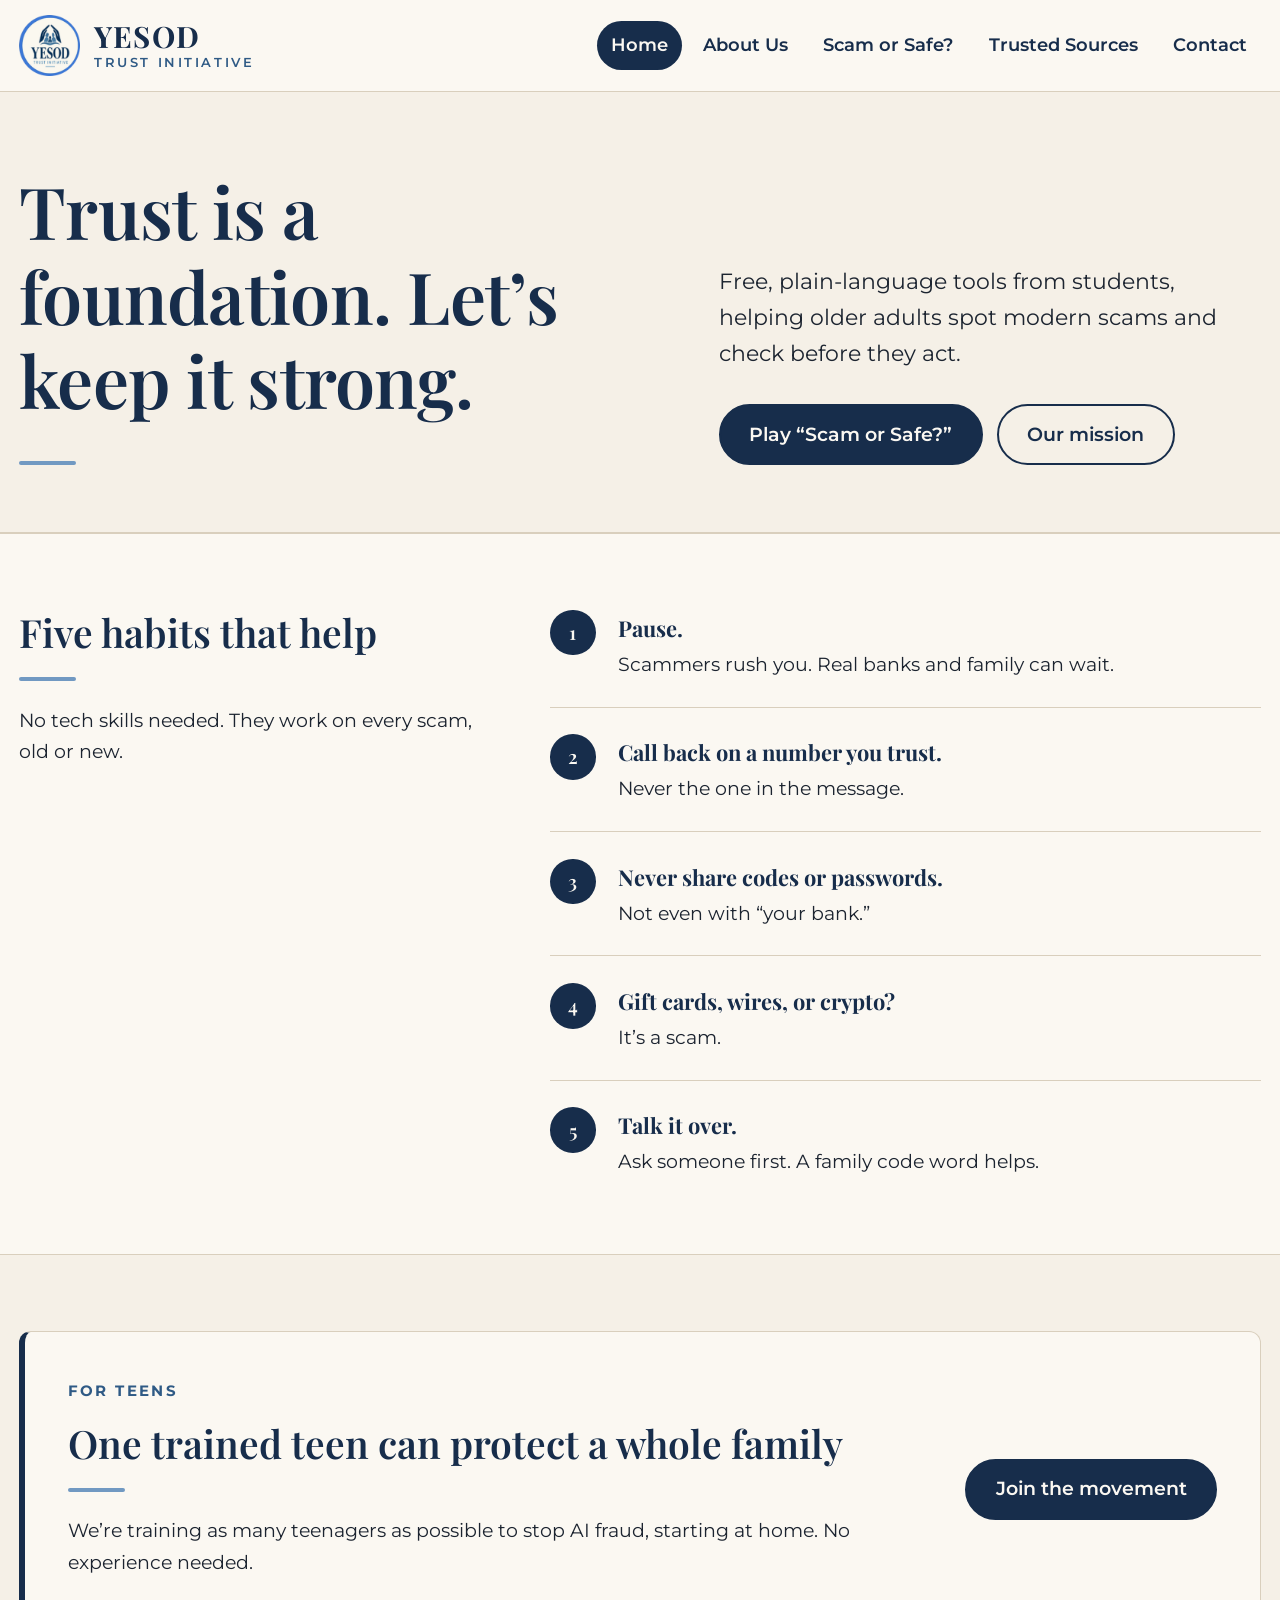
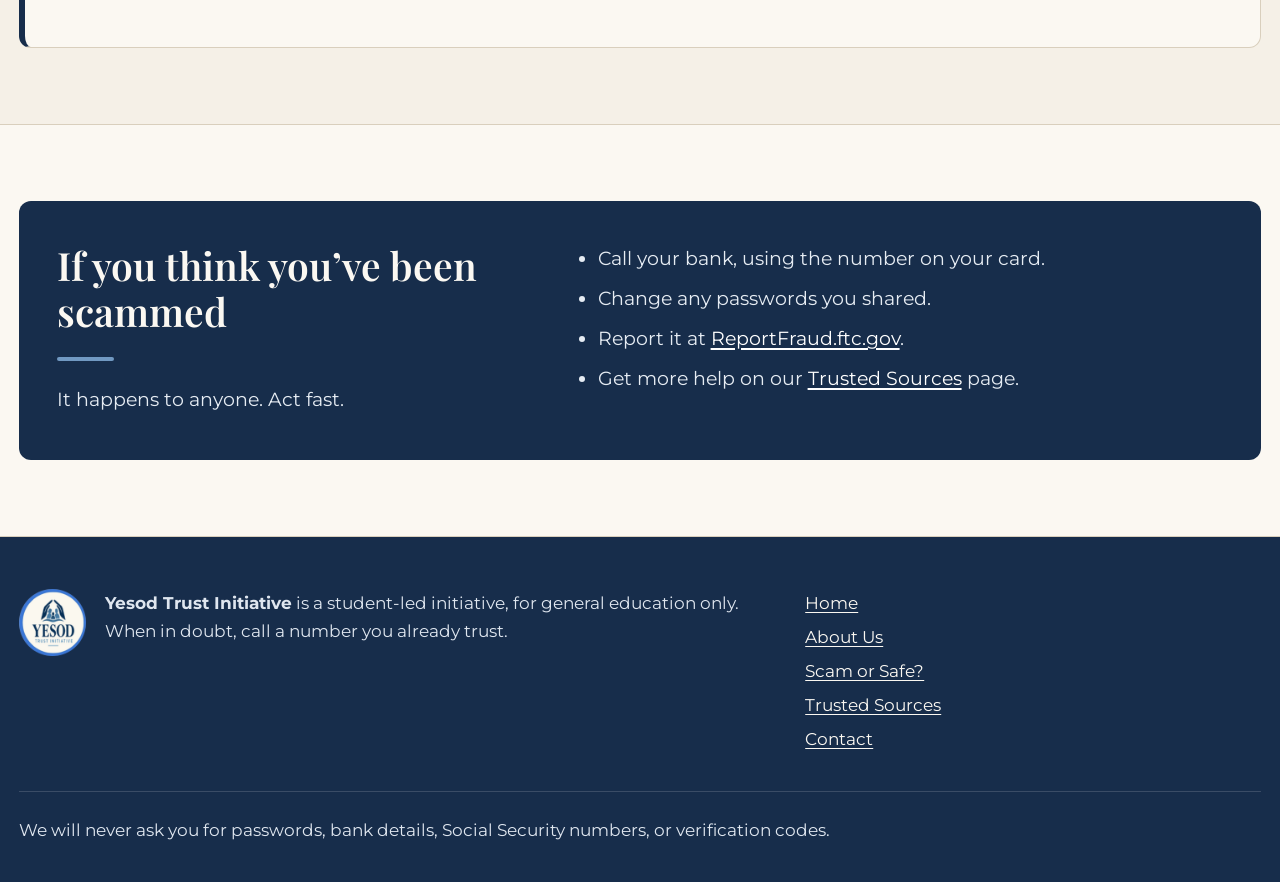
<file: index.html>
<!DOCTYPE html>
<html lang="en">
<head>
  <meta charset="utf-8">
  <meta name="viewport" content="width=device-width, initial-scale=1">
  <title>Yesod Trust Initiative</title>
  <link rel="canonical" href="https://yesodtrust.org/">
  <meta property="og:type" content="website">
  <meta property="og:site_name" content="Yesod Trust Initiative">
  <meta property="og:title" content="Yesod Trust Initiative">
  <meta property="og:description" content="A student-led movement training teenagers to protect older adults from AI-powered scams. Practice spotting scams, learn five simple habits, and find trusted help.">
  <meta property="og:url" content="https://yesodtrust.org/">
  <meta property="og:image" content="https://yesodtrust.org/images/logo.png">
  <meta name="description" content="A student-led movement training teenagers to protect older adults from AI-powered scams. Practice spotting scams, learn five simple habits, and find trusted help.">
  <link rel="icon" type="image/png" href="images/favicon.png">
  <link rel="preload" href="fonts/playfair-display-latin-wght-normal.woff2" as="font" type="font/woff2" crossorigin>
  <link rel="stylesheet" href="css/styles.css">
</head>
<body>
  <a class="skip-link" href="#main">Skip to main content</a>

  <header class="site-header">
    <div class="container">
      <a class="brand" href="index.html">
        <img src="images/logo.png" alt="" width="64" height="64">
        <span class="brand-text">
          <span class="brand-name">Yesod</span>
          <span class="brand-sub">Trust Initiative</span>
        </span>
      </a>
      <nav class="site-nav" aria-label="Main">
        <ul>
          <li><a href="index.html" aria-current="page">Home</a></li>
          <li><a href="about.html">About Us</a></li>
          <li><a href="game.html">Scam or Safe?</a></li>
          <li><a href="resources.html">Trusted Sources</a></li>
          <li><a href="contact.html">Contact</a></li>
        </ul>
      </nav>
    </div>
  </header>

  <main id="main">
    <section class="hero">
      <div class="container hero-grid">
        <h1 class="bar">Trust is a foundation. Let’s keep it strong.</h1>
        <div class="hero-body">
          <p class="lead">Free, plain-language tools from students, helping older adults spot modern scams and check before they act.</p>
          <div class="btn-row">
            <a class="btn" href="game.html">Play “Scam or Safe?”</a>
            <a class="btn btn-secondary" href="about.html">Our mission</a>
          </div>
        </div>
      </div>
    </section>

    <section class="section section-alt" aria-labelledby="habits-heading">
      <div class="container split">
        <div class="split-aside">
          <h2 id="habits-heading" class="bar">Five habits that help</h2>
          <p>No tech skills needed. They work on every scam, old or new.</p>
        </div>
        <ol class="habits">
          <li><strong>Pause.</strong> Scammers rush you. Real banks and family can wait.</li>
          <li><strong>Call back on a number you trust.</strong> Never the one in the message.</li>
          <li><strong>Never share codes or passwords.</strong> Not even with “your bank.”</li>
          <li><strong>Gift cards, wires, or crypto?</strong> It’s a scam.</li>
          <li><strong>Talk it over.</strong> Ask someone first. A family code word helps.</li>
        </ol>
      </div>
    </section>

    <section class="section" aria-labelledby="teens-heading">
      <div class="container">
        <div class="join-panel join-panel-solo">
          <div>
            <p class="eyebrow">For teens</p>
            <h2 id="teens-heading" class="bar">One trained teen can protect a whole family</h2>
            <p>We’re training as many teenagers as possible to stop AI fraud, starting at home. No experience needed.</p>
          </div>
          <div class="btn-row">
            <a class="btn" href="https://docs.google.com/forms/d/e/1FAIpQLSeAhspvNJf0h5g1RcXhgIFvsYNbbonMnVkhLk0o_ZASKQb0tA/viewform" target="_blank" rel="noopener">Join the movement <span class="visually-hidden">(opens in a new tab)</span></a>
          </div>
        </div>
      </div>
    </section>

    <section class="section section-alt" aria-labelledby="help-heading">
      <div class="container">
        <div class="help-panel" id="if-scammed">
          <div>
            <h2 id="help-heading" class="bar">If you think you’ve been scammed</h2>
            <p>It happens to anyone. Act fast.</p>
          </div>
          <ul>
            <li>Call your bank, using the number on your card.</li>
            <li>Change any passwords you shared.</li>
            <li>Report it at <a href="https://reportfraud.ftc.gov/">ReportFraud.ftc.gov</a>.</li>
            <li>Get more help on our <a href="resources.html">Trusted Sources</a> page.</li>
          </ul>
        </div>
      </div>
    </section>
  </main>

  <footer class="site-footer">
    <div class="container">
      <div class="footer-grid">
        <div class="footer-brand">
          <img src="images/logo.png" alt="" width="64" height="64">
          <p><strong>Yesod Trust Initiative</strong> is a student-led initiative, for general education only. When in doubt, call a number you already trust.</p>
        </div>
        <nav class="footer-nav" aria-label="Footer">
          <ul>
            <li><a href="index.html">Home</a></li>
            <li><a href="about.html">About Us</a></li>
            <li><a href="game.html">Scam or Safe?</a></li>
            <li><a href="resources.html">Trusted Sources</a></li>
            <li><a href="contact.html">Contact</a></li>
          </ul>
        </nav>
      </div>
      <div class="footer-bottom">
        <p>We will never ask you for passwords, bank details, Social Security numbers, or verification codes.</p>
      </div>
    </div>
  </footer>
</body>
</html>
</file>
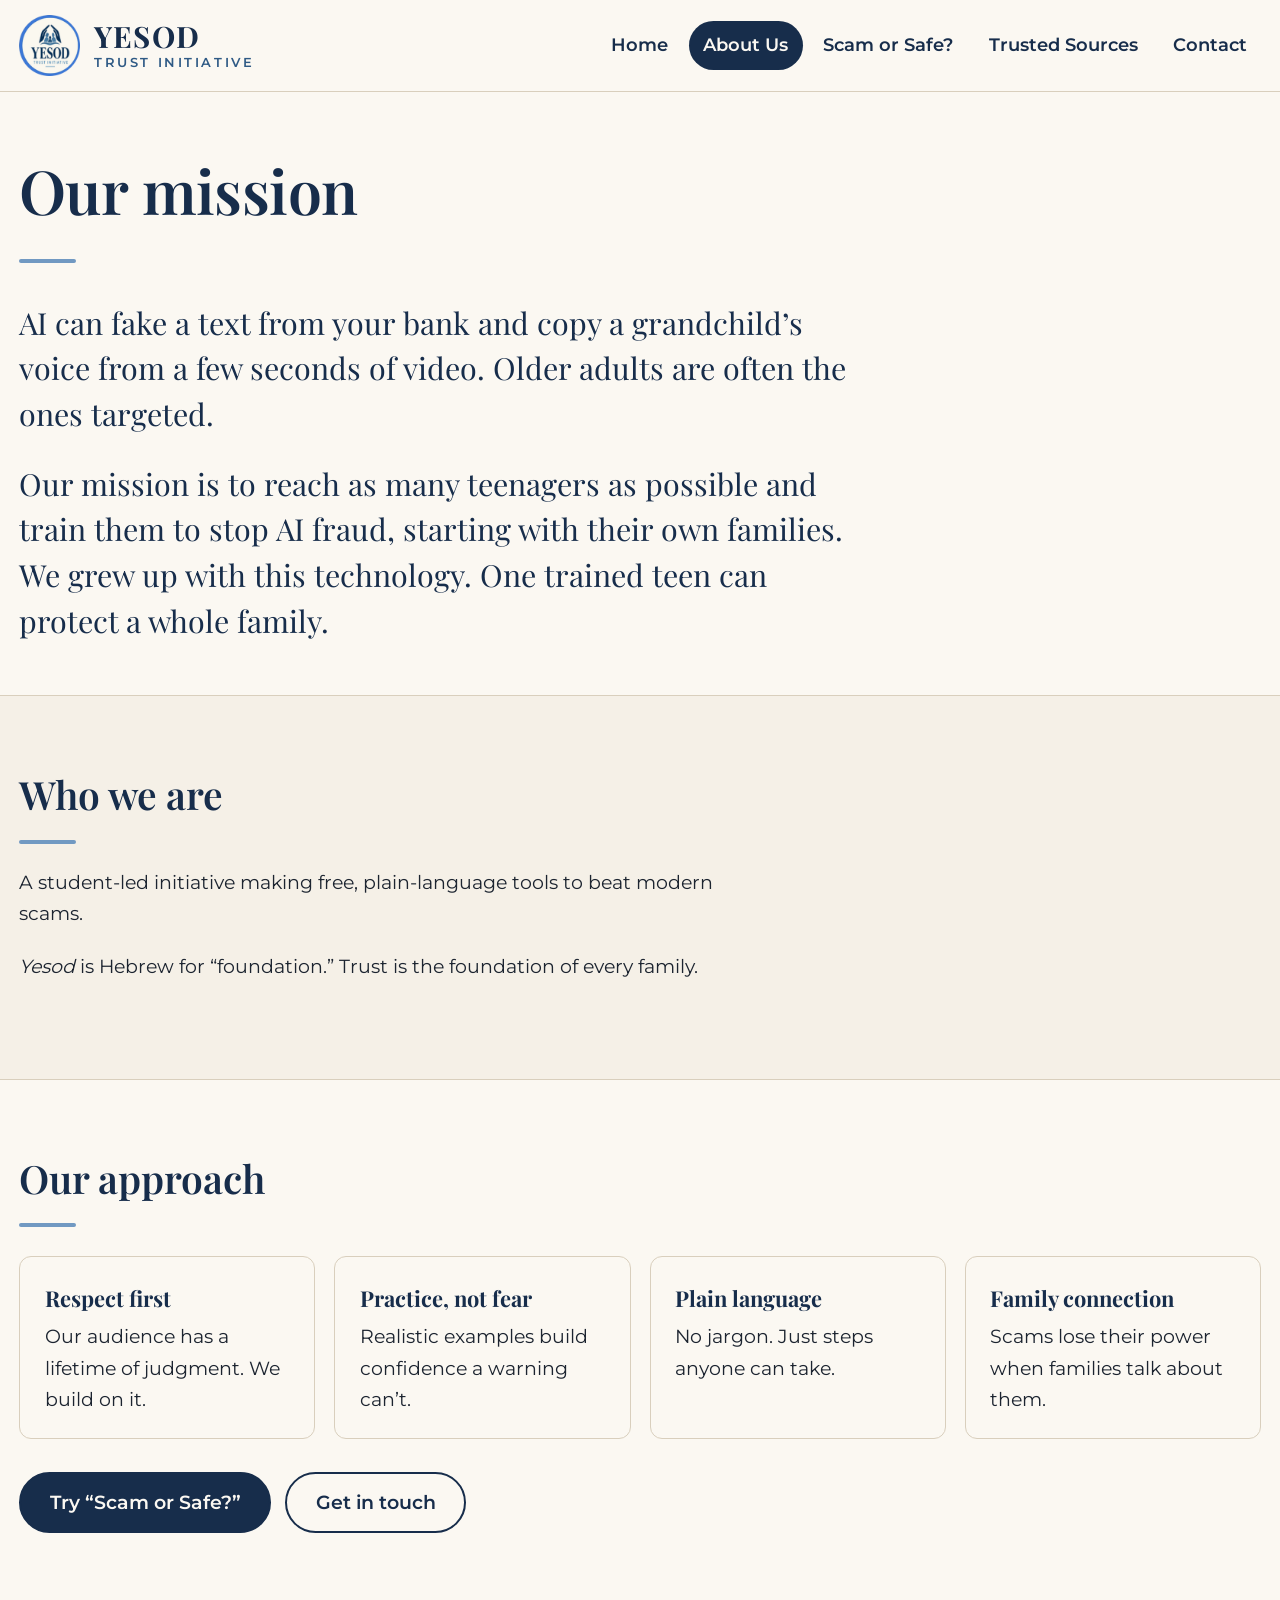
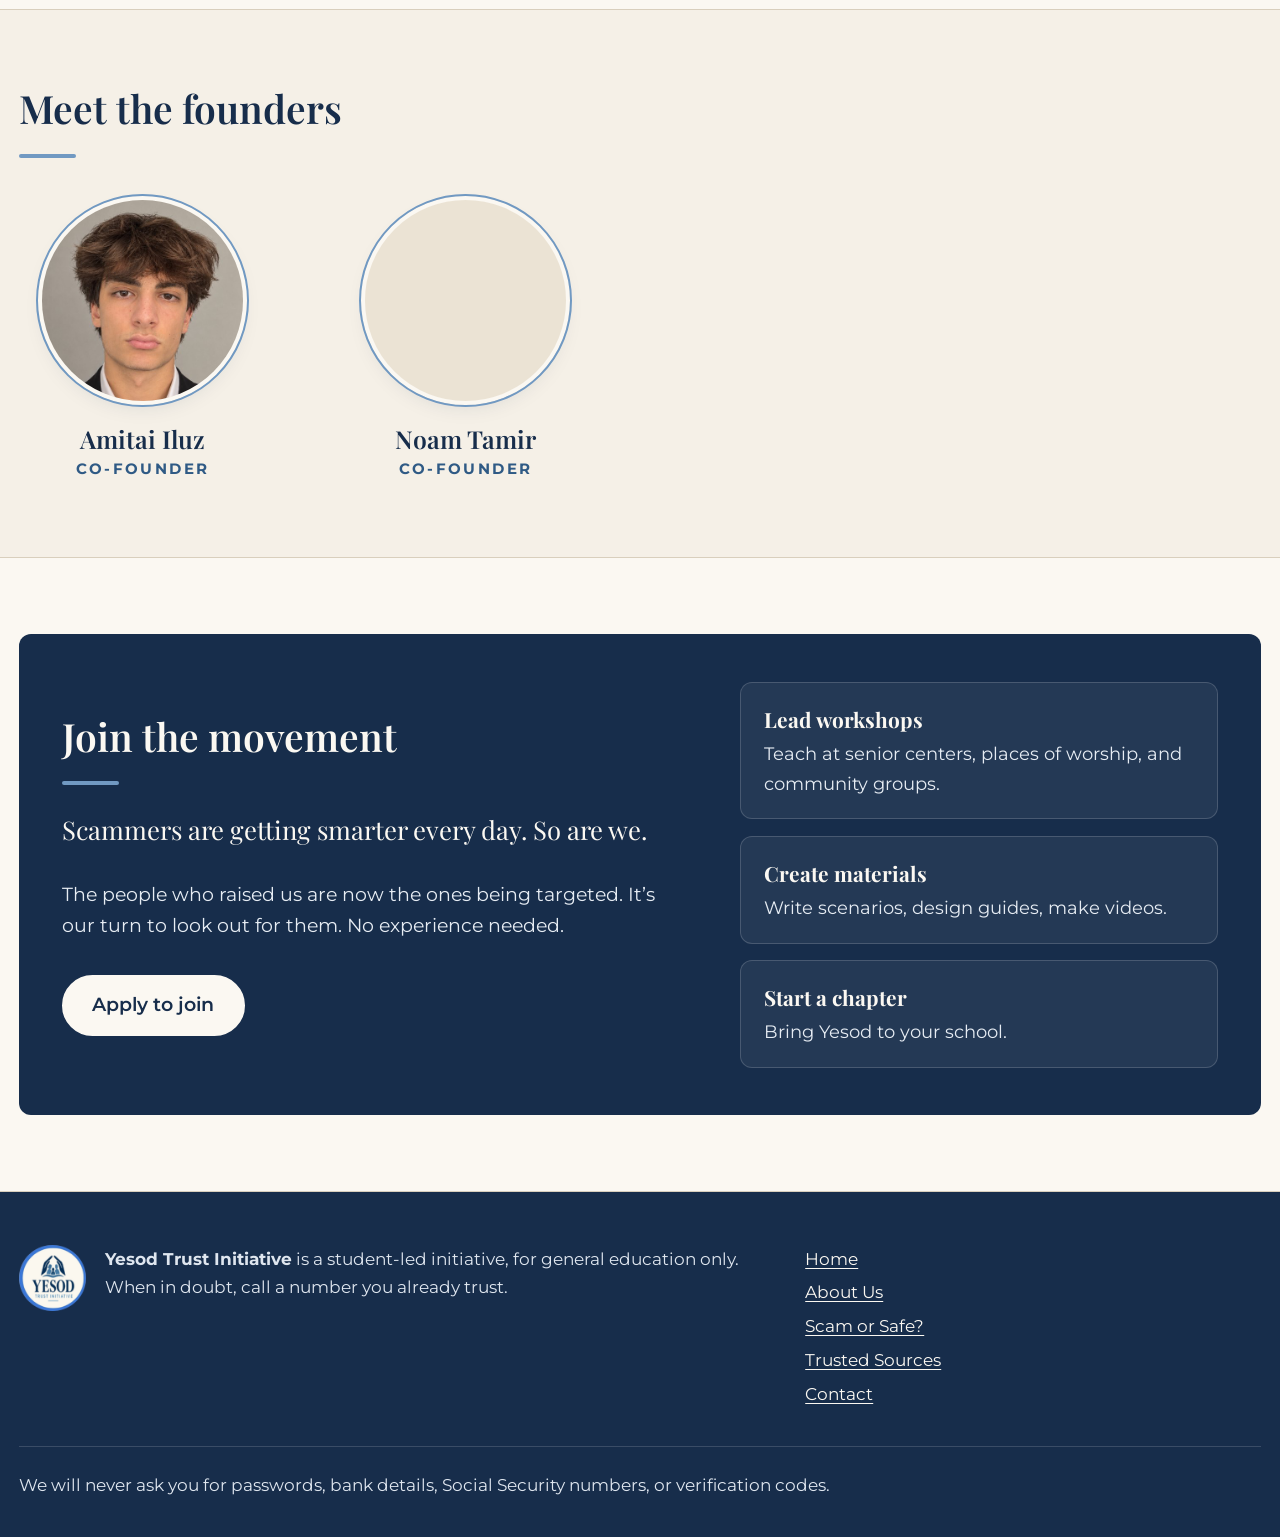
<file: about.html>
<!DOCTYPE html>
<html lang="en">
<head>
  <meta charset="utf-8">
  <meta name="viewport" content="width=device-width, initial-scale=1">
  <title>About Us · Yesod Trust Initiative</title>
  <link rel="canonical" href="https://yesodtrust.org/about.html">
  <meta property="og:type" content="website">
  <meta property="og:site_name" content="Yesod Trust Initiative">
  <meta property="og:title" content="About Us · Yesod Trust Initiative">
  <meta property="og:description" content="Our mission: reach as many teenagers as possible and train them to stop AI fraud against the older adults in their lives.">
  <meta property="og:url" content="https://yesodtrust.org/about.html">
  <meta property="og:image" content="https://yesodtrust.org/images/logo.png">
  <meta name="description" content="Our mission: reach as many teenagers as possible and train them to stop AI fraud against the older adults in their lives.">
  <link rel="icon" type="image/png" href="images/favicon.png">
  <link rel="preload" href="fonts/playfair-display-latin-wght-normal.woff2" as="font" type="font/woff2" crossorigin>
  <link rel="stylesheet" href="css/styles.css">
</head>
<body>
  <a class="skip-link" href="#main">Skip to main content</a>

  <header class="site-header">
    <div class="container">
      <a class="brand" href="index.html">
        <img src="images/logo.png" alt="" width="64" height="64">
        <span class="brand-text">
          <span class="brand-name">Yesod</span>
          <span class="brand-sub">Trust Initiative</span>
        </span>
      </a>
      <nav class="site-nav" aria-label="Main">
        <ul>
          <li><a href="index.html">Home</a></li>
          <li><a href="about.html" aria-current="page">About Us</a></li>
          <li><a href="game.html">Scam or Safe?</a></li>
          <li><a href="resources.html">Trusted Sources</a></li>
          <li><a href="contact.html">Contact</a></li>
        </ul>
      </nav>
    </div>
  </header>

  <main id="main">
    <section class="page-intro">
      <div class="container">
        <h1 class="bar">Our mission</h1>
        <div class="mission">
          <p>AI can fake a text from your bank and copy a grandchild’s voice from a few seconds of video. Older adults are often the ones targeted.</p>
          <p>Our mission is to reach as many teenagers as possible and train them to stop AI fraud, starting with their own families. We grew up with this technology. One trained teen can protect a whole family.</p>
        </div>
      </div>
    </section>

    <section class="section">
      <div class="container">
        <div class="prose">
          <h2 class="bar">Who we are</h2>
          <p>A student-led initiative making free, plain-language tools to beat modern scams.</p>
          <p><em>Yesod</em> is Hebrew for “foundation.” Trust is the foundation of every family.</p>
        </div>
      </div>
    </section>

    <section class="section section-alt" aria-labelledby="approach-heading">
      <div class="container">
        <h2 id="approach-heading" class="bar">Our approach</h2>
        <ul class="principles">
          <li><strong>Respect first</strong> Our audience has a lifetime of judgment. We build on it.</li>
          <li><strong>Practice, not fear</strong> Realistic examples build confidence a warning can’t.</li>
          <li><strong>Plain language</strong> No jargon. Just steps anyone can take.</li>
          <li><strong>Family connection</strong> Scams lose their power when families talk about them.</li>
        </ul>

        <div class="btn-row">
          <a class="btn" href="game.html">Try “Scam or Safe?”</a>
          <a class="btn btn-secondary" href="contact.html">Get in touch</a>
        </div>
      </div>
    </section>

    <section class="section" aria-labelledby="team-heading">
      <div class="container">
        <h2 id="team-heading" class="bar">Meet the founders</h2>
        <ul class="team">
          <li class="team-member">
            <img class="team-photo" src="images/team/amitai-iluz.jpg" alt="Portrait of Amitai Iluz" width="480" height="480">
            <h3>Amitai Iluz</h3>
            <p class="team-role">Co-Founder</p>
          </li>
          <li class="team-member">
            <!-- To add Noam's photo: save it as images/team/noam-tamir.jpg and replace the span below with
                 <img class="team-photo" src="images/team/noam-tamir.jpg" alt="Portrait of Noam Tamir" width="480" height="480"> -->
            <span class="team-photo team-photo-empty" aria-hidden="true"></span>
            <h3>Noam Tamir</h3>
            <p class="team-role">Co-Founder</p>
          </li>
        </ul>
      </div>
    </section>

    <section class="section section-alt" aria-labelledby="join-heading">
      <div class="container">
        <div class="join-panel">
          <div>
            <h2 id="join-heading" class="bar">Join the movement</h2>
            <p class="join-lead">Scammers are getting smarter every day. So are we.</p>
            <p>The people who raised us are now the ones being targeted. It’s our turn to look out for them. No experience needed.</p>
            <div class="btn-row">
              <a class="btn btn-light" href="https://docs.google.com/forms/d/e/1FAIpQLSeAhspvNJf0h5g1RcXhgIFvsYNbbonMnVkhLk0o_ZASKQb0tA/viewform" target="_blank" rel="noopener">Apply to join</a>
            </div>
          </div>
          <ul class="join-roles">
            <li><strong>Lead workshops</strong> Teach at senior centers, places of worship, and community groups.</li>
            <li><strong>Create materials</strong> Write scenarios, design guides, make videos.</li>
            <li><strong>Start a chapter</strong> Bring Yesod to your school.</li>
          </ul>
        </div>
      </div>
    </section>
  </main>

  <footer class="site-footer">
    <div class="container">
      <div class="footer-grid">
        <div class="footer-brand">
          <img src="images/logo.png" alt="" width="64" height="64">
          <p><strong>Yesod Trust Initiative</strong> is a student-led initiative, for general education only. When in doubt, call a number you already trust.</p>
        </div>
        <nav class="footer-nav" aria-label="Footer">
          <ul>
            <li><a href="index.html">Home</a></li>
            <li><a href="about.html">About Us</a></li>
            <li><a href="game.html">Scam or Safe?</a></li>
            <li><a href="resources.html">Trusted Sources</a></li>
            <li><a href="contact.html">Contact</a></li>
          </ul>
        </nav>
      </div>
      <div class="footer-bottom">
        <p>We will never ask you for passwords, bank details, Social Security numbers, or verification codes.</p>
      </div>
    </div>
  </footer>
</body>
</html>
</file>
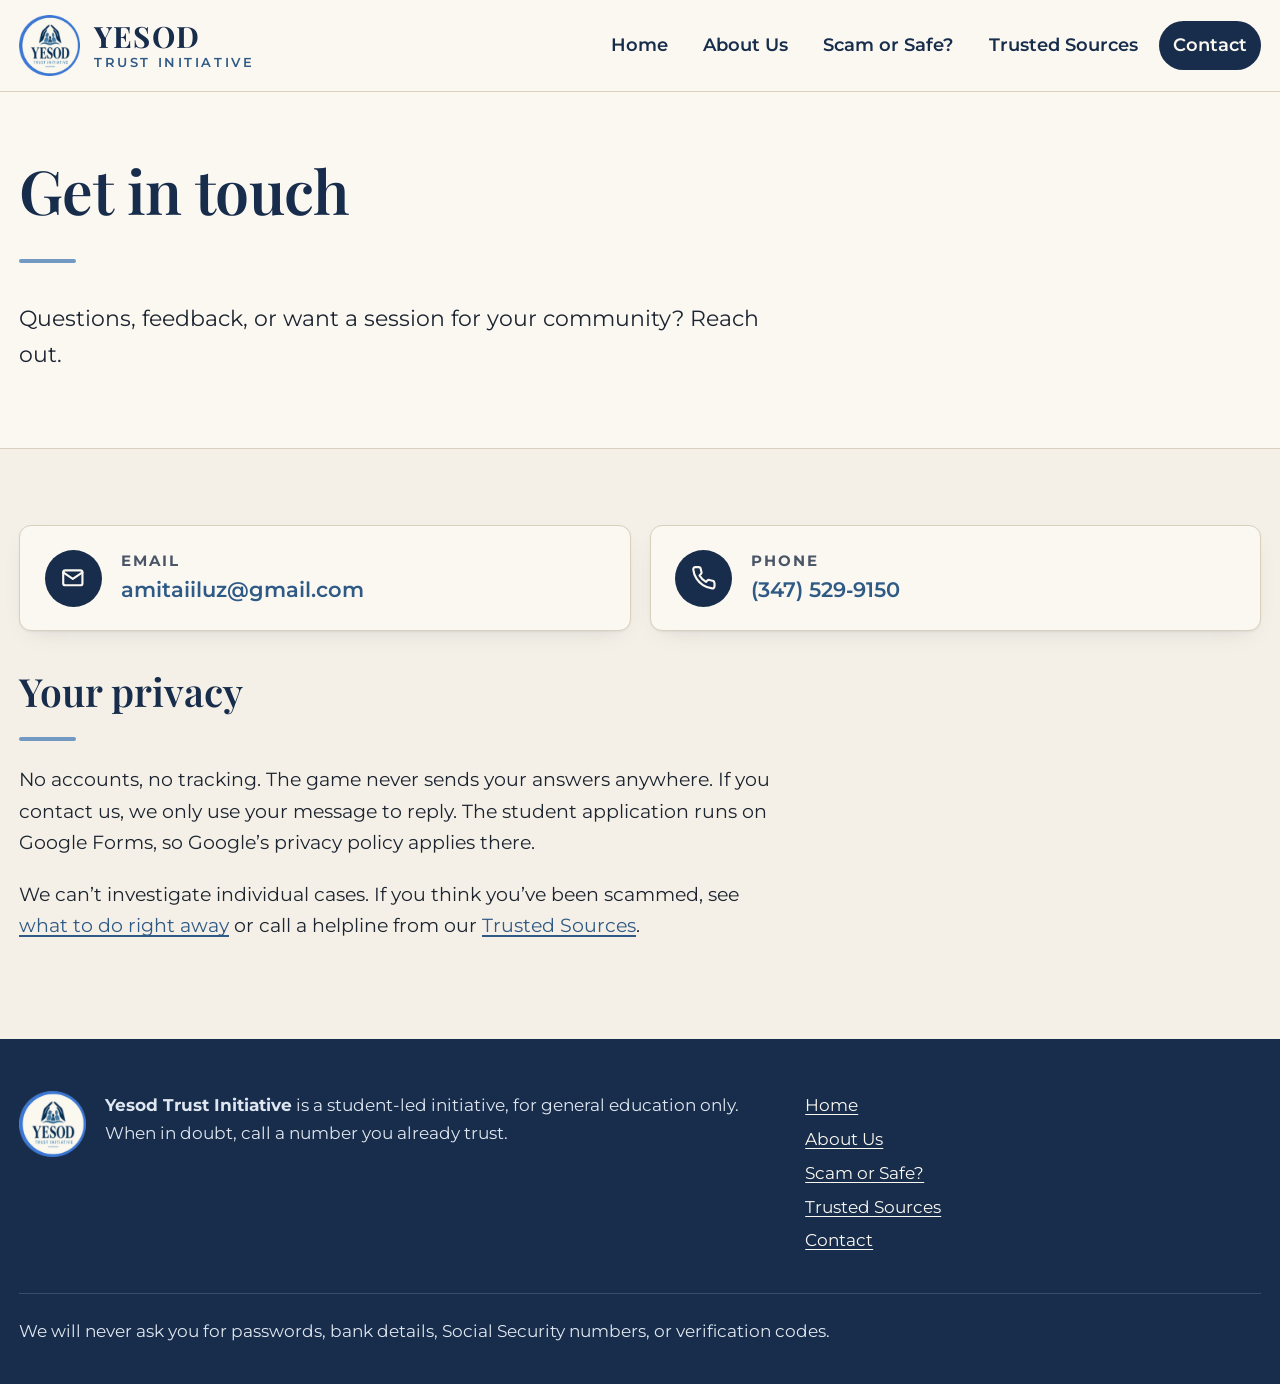
<file: contact.html>
<!DOCTYPE html>
<html lang="en">
<head>
  <meta charset="utf-8">
  <meta name="viewport" content="width=device-width, initial-scale=1">
  <title>Contact · Yesod Trust Initiative</title>
  <link rel="canonical" href="https://yesodtrust.org/contact.html">
  <meta property="og:type" content="website">
  <meta property="og:site_name" content="Yesod Trust Initiative">
  <meta property="og:title" content="Contact · Yesod Trust Initiative">
  <meta property="og:description" content="Contact the Yesod Trust Initiative to book a session, ask a question, or join the team.">
  <meta property="og:url" content="https://yesodtrust.org/contact.html">
  <meta property="og:image" content="https://yesodtrust.org/images/logo.png">
  <meta name="description" content="Contact the Yesod Trust Initiative to book a session, ask a question, or join the team.">
  <link rel="icon" type="image/png" href="images/favicon.png">
  <link rel="preload" href="fonts/playfair-display-latin-wght-normal.woff2" as="font" type="font/woff2" crossorigin>
  <link rel="stylesheet" href="css/styles.css">
</head>
<body>
  <a class="skip-link" href="#main">Skip to main content</a>

  <header class="site-header">
    <div class="container">
      <a class="brand" href="index.html">
        <img src="images/logo.png" alt="" width="64" height="64">
        <span class="brand-text">
          <span class="brand-name">Yesod</span>
          <span class="brand-sub">Trust Initiative</span>
        </span>
      </a>
      <nav class="site-nav" aria-label="Main">
        <ul>
          <li><a href="index.html">Home</a></li>
          <li><a href="about.html">About Us</a></li>
          <li><a href="game.html">Scam or Safe?</a></li>
          <li><a href="resources.html">Trusted Sources</a></li>
          <li><a href="contact.html" aria-current="page">Contact</a></li>
        </ul>
      </nav>
    </div>
  </header>

  <main id="main">
    <section class="page-intro">
      <div class="container">
        <h1 class="bar">Get in touch</h1>
        <p class="lead">Questions, feedback, or want a session for your community? Reach out.</p>
      </div>
    </section>

    <section class="section">
      <div class="container">
        <ul class="contact-list">
          <li>
            <a class="contact-card" href="mailto:amitaiiluz@gmail.com">
              <span class="contact-icon"><svg viewBox="0 0 24 24" fill="none" stroke="currentColor" stroke-width="2" stroke-linecap="round" stroke-linejoin="round" aria-hidden="true"><rect x="3" y="5" width="18" height="14" rx="2"/><path d="m3 7 9 6 9-6"/></svg></span>
              <span><span class="contact-label">Email</span><span class="contact-value">amitaiiluz@gmail.com</span></span>
            </a>
          </li>
          <li>
            <a class="contact-card" href="tel:+13475299150">
              <span class="contact-icon"><svg viewBox="0 0 24 24" fill="none" stroke="currentColor" stroke-width="2" stroke-linecap="round" stroke-linejoin="round" aria-hidden="true"><path d="M22 16.9v3a2 2 0 0 1-2.2 2 19.8 19.8 0 0 1-8.6-3.1 19.5 19.5 0 0 1-6-6A19.8 19.8 0 0 1 2.1 4.2 2 2 0 0 1 4.1 2h3a2 2 0 0 1 2 1.7c.1.9.4 1.8.7 2.7a2 2 0 0 1-.5 2.1L8 9.8a16 16 0 0 0 6 6l1.3-1.3a2 2 0 0 1 2.1-.4c.9.3 1.8.6 2.7.7a2 2 0 0 1 1.7 2z"/></svg></span>
              <span><span class="contact-label">Phone</span><span class="contact-value">(347)&nbsp;529&#8209;9150</span></span>
            </a>
          </li>
        </ul>

        <div class="prose">
          <h2 class="bar">Your privacy</h2>
          <p>No accounts, no tracking. The game never sends your answers anywhere. If you contact us, we only use your message to reply. The student application runs on Google Forms, so Google’s privacy policy applies there.</p>
          <p>We can’t investigate individual cases. If you think you’ve been scammed, see <a href="index.html#if-scammed">what to do right away</a> or call a helpline from our <a href="resources.html">Trusted Sources</a>.</p>
        </div>
      </div>
    </section>
  </main>

  <footer class="site-footer">
    <div class="container">
      <div class="footer-grid">
        <div class="footer-brand">
          <img src="images/logo.png" alt="" width="64" height="64">
          <p><strong>Yesod Trust Initiative</strong> is a student-led initiative, for general education only. When in doubt, call a number you already trust.</p>
        </div>
        <nav class="footer-nav" aria-label="Footer">
          <ul>
            <li><a href="index.html">Home</a></li>
            <li><a href="about.html">About Us</a></li>
            <li><a href="game.html">Scam or Safe?</a></li>
            <li><a href="resources.html">Trusted Sources</a></li>
            <li><a href="contact.html">Contact</a></li>
          </ul>
        </nav>
      </div>
      <div class="footer-bottom">
        <p>We will never ask you for passwords, bank details, Social Security numbers, or verification codes.</p>
      </div>
    </div>
  </footer>
</body>
</html>
</file>
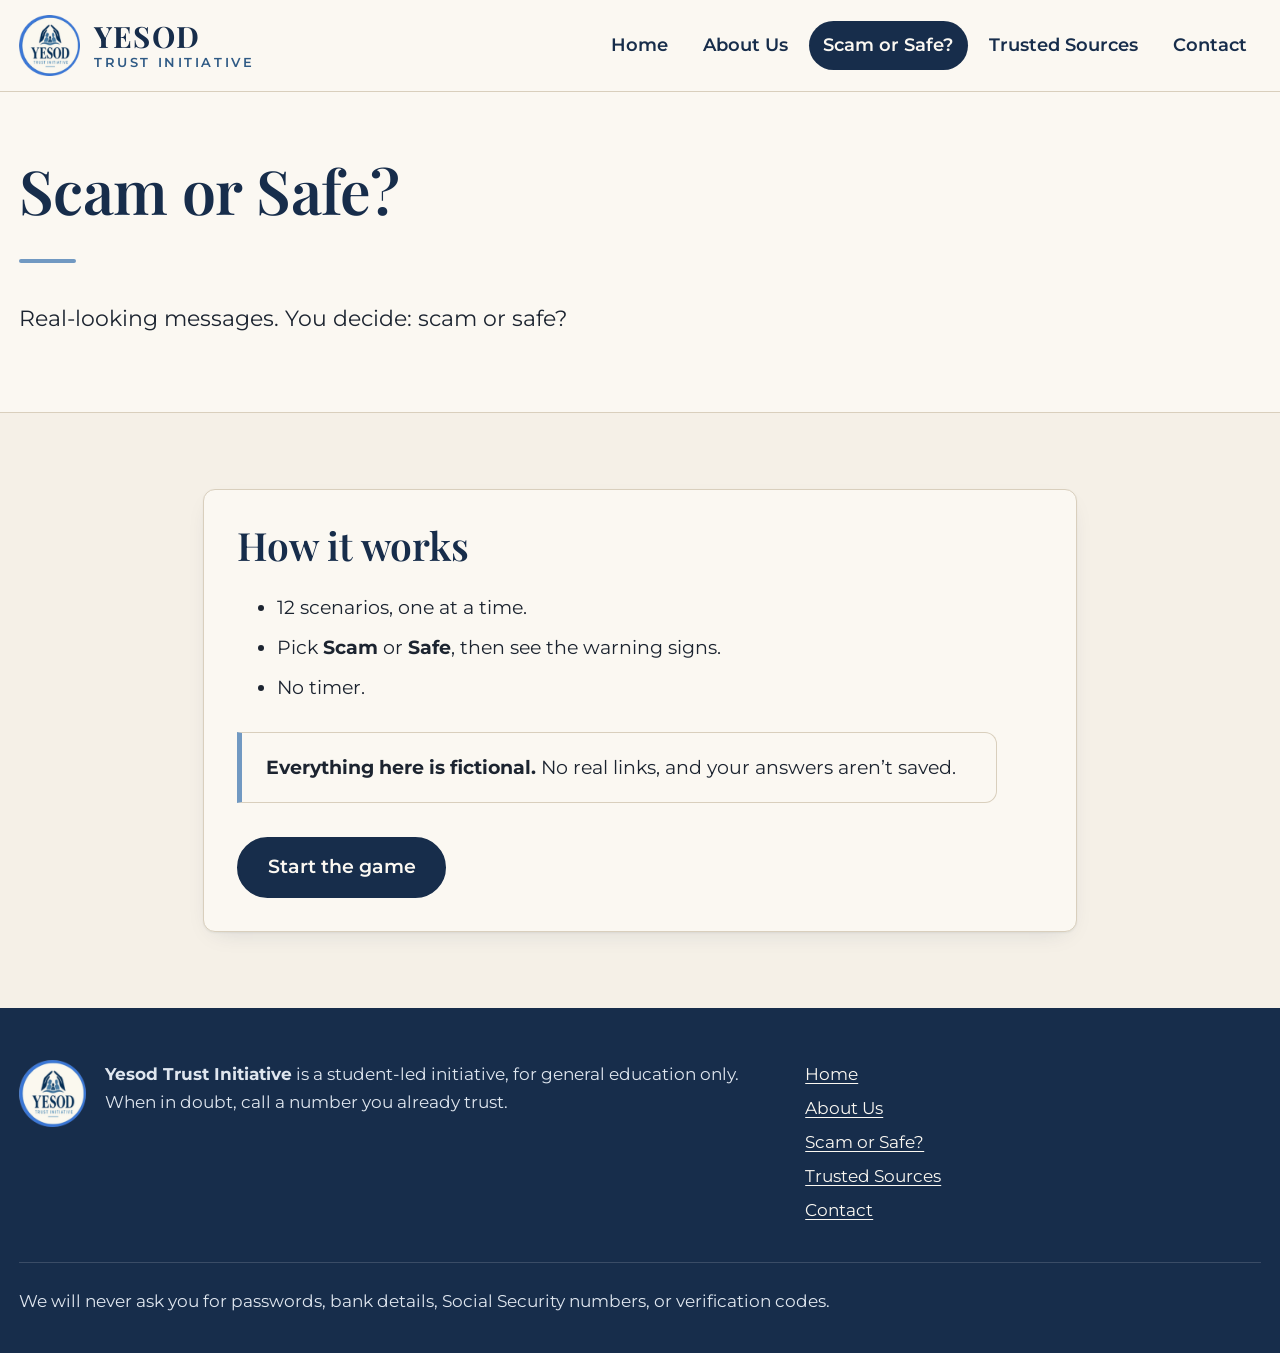
<file: game.html>
<!DOCTYPE html>
<html lang="en">
<head>
  <meta charset="utf-8">
  <meta name="viewport" content="width=device-width, initial-scale=1">
  <title>Scam or Safe? · Yesod Trust Initiative</title>
  <link rel="canonical" href="https://yesodtrust.org/game.html">
  <meta property="og:type" content="website">
  <meta property="og:site_name" content="Yesod Trust Initiative">
  <meta property="og:title" content="Scam or Safe? · Yesod Trust Initiative">
  <meta property="og:description" content="Practice spotting scams with made-up messages, calls, and emails. Learn the warning signs, one scenario at a time.">
  <meta property="og:url" content="https://yesodtrust.org/game.html">
  <meta property="og:image" content="https://yesodtrust.org/images/logo.png">
  <meta name="description" content="Practice spotting scams with made-up messages, calls, and emails. Learn the warning signs, one scenario at a time.">
  <link rel="icon" type="image/png" href="images/favicon.png">
  <link rel="preload" href="fonts/playfair-display-latin-wght-normal.woff2" as="font" type="font/woff2" crossorigin>
  <link rel="stylesheet" href="css/styles.css">
</head>
<body>
  <a class="skip-link" href="#main">Skip to main content</a>

  <header class="site-header">
    <div class="container">
      <a class="brand" href="index.html">
        <img src="images/logo.png" alt="" width="64" height="64">
        <span class="brand-text">
          <span class="brand-name">Yesod</span>
          <span class="brand-sub">Trust Initiative</span>
        </span>
      </a>
      <nav class="site-nav" aria-label="Main">
        <ul>
          <li><a href="index.html">Home</a></li>
          <li><a href="about.html">About Us</a></li>
          <li><a href="game.html" aria-current="page">Scam or Safe?</a></li>
          <li><a href="resources.html">Trusted Sources</a></li>
          <li><a href="contact.html">Contact</a></li>
        </ul>
      </nav>
    </div>
  </header>

  <main id="main">
    <section class="page-intro">
      <div class="container">
        <h1 class="bar">Scam or Safe?</h1>
        <p class="lead">Real-looking messages. You decide: scam or safe?</p>
      </div>
    </section>

    <section class="section">
      <div class="container">
        <div class="game">

          <noscript>
            <div class="note">
              <p>This game needs JavaScript turned on in your browser. You can still read our <a href="index.html">five habits that help</a> on the home page.</p>
            </div>
          </noscript>

          <!-- Start screen -->
          <div id="game-start" class="start-card" hidden>
            <h2>How it works</h2>
            <ul>
              <li><span id="total-count">12</span> scenarios, one at a time.</li>
              <li>Pick <strong>Scam</strong> or <strong>Safe</strong>, then see the warning signs.</li>
              <li>No timer.</li>
            </ul>
            <div class="note">
              <p><strong>Everything here is fictional.</strong> No real links, and your answers aren’t saved.</p>
            </div>
            <div class="btn-row">
              <button type="button" class="btn" id="start-btn">Start the game</button>
            </div>
          </div>

          <!-- Play screen -->
          <div id="game-play" hidden>
            <div class="progress-wrap">
              <div class="progress-text">
                <span id="progress-text">Scenario 1 of 12</span>
                <span id="score-text">Correct so far: 0</span>
              </div>
              <div class="progress-steps" id="progress-steps" aria-hidden="true"></div>
            </div>

            <article class="scenario" aria-labelledby="scenario-title">
              <p class="sim-label">Fictional example for practice</p>
              <h2 id="scenario-title" tabindex="-1">Scenario</h2>
              <p class="channel"><span id="scenario-channel-icon"></span><span id="scenario-channel"></span></p>
              <p class="setup" id="scenario-setup"></p>

              <div class="message" id="scenario-message-box">
                <p class="message-from" id="scenario-from"></p>
                <p class="message-body" id="scenario-message"></p>
              </div>

              <p class="question" id="question-label">Is this a scam, or is it safe?</p>
              <div class="choices" role="group" aria-labelledby="question-label">
                <button type="button" class="btn choice" id="choice-scam" aria-pressed="false">Scam</button>
                <button type="button" class="btn choice" id="choice-safe" aria-pressed="false">Safe</button>
              </div>

              <div class="feedback" id="feedback" hidden>
                <h3 class="feedback-title" id="feedback-title" tabindex="-1">
                  <span class="feedback-icon" id="feedback-icon" aria-hidden="true"></span>
                  <span id="feedback-heading-text">Feedback</span>
                </h3>
                <p><span class="verdict" id="feedback-verdict"></span> <span id="feedback-explanation"></span></p>
                <h3 id="signs-heading">Warning signs</h3>
                <ul id="signs-list"></ul>
                <p class="tip"><strong>Tip:</strong> <span id="feedback-tip"></span></p>
                <div class="next-row">
                  <button type="button" class="btn" id="next-btn">Next scenario</button>
                </div>
              </div>
            </article>
          </div>

          <!-- Results screen -->
          <div id="game-results" class="results" hidden>
            <h2 id="results-heading" tabindex="-1">Your results</h2>
            <div class="score-ring" aria-hidden="true"><span class="score-num" id="results-num"></span><span class="score-of" id="results-of"></span></div>
            <p class="visually-hidden" id="results-score"></p>
            <p id="results-message"></p>
            <p><a href="index.html#habits-heading">Review the five habits that help</a></p>
            <div class="btn-row">
              <button type="button" class="btn" id="restart-btn">Play again</button>
              <a class="btn btn-secondary" href="index.html">Back to home</a>
            </div>
          </div>

        </div>
      </div>
    </section>
  </main>

  <footer class="site-footer">
    <div class="container">
      <div class="footer-grid">
        <div class="footer-brand">
          <img src="images/logo.png" alt="" width="64" height="64">
          <p><strong>Yesod Trust Initiative</strong> is a student-led initiative, for general education only. When in doubt, call a number you already trust.</p>
        </div>
        <nav class="footer-nav" aria-label="Footer">
          <ul>
            <li><a href="index.html">Home</a></li>
            <li><a href="about.html">About Us</a></li>
            <li><a href="game.html">Scam or Safe?</a></li>
          <li><a href="resources.html">Trusted Sources</a></li>
            <li><a href="contact.html">Contact</a></li>
          </ul>
        </nav>
      </div>
      <div class="footer-bottom">
        <p>We will never ask you for passwords, bank details, Social Security numbers, or verification codes.</p>
      </div>
    </div>
  </footer>
  <script src="js/scenarios.js"></script>
  <script src="js/game.js"></script>
</body>
</html>
</file>
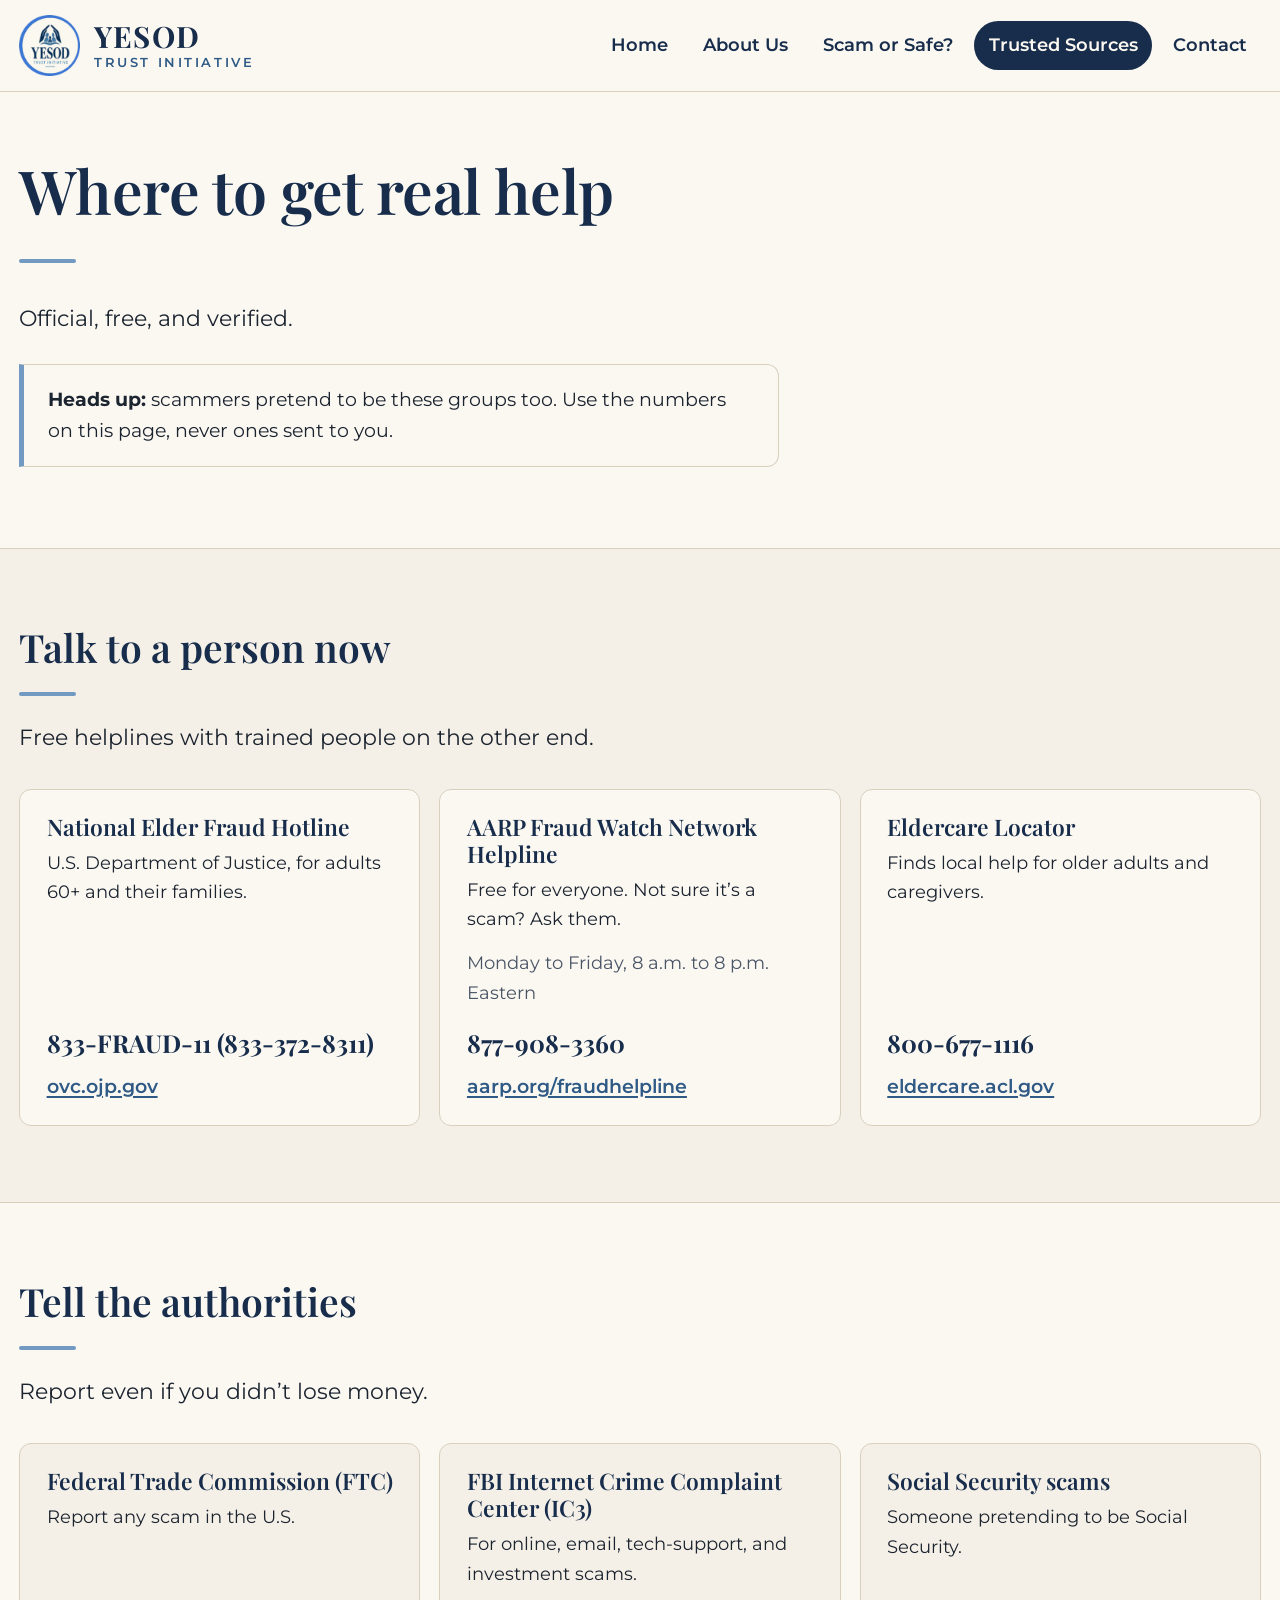
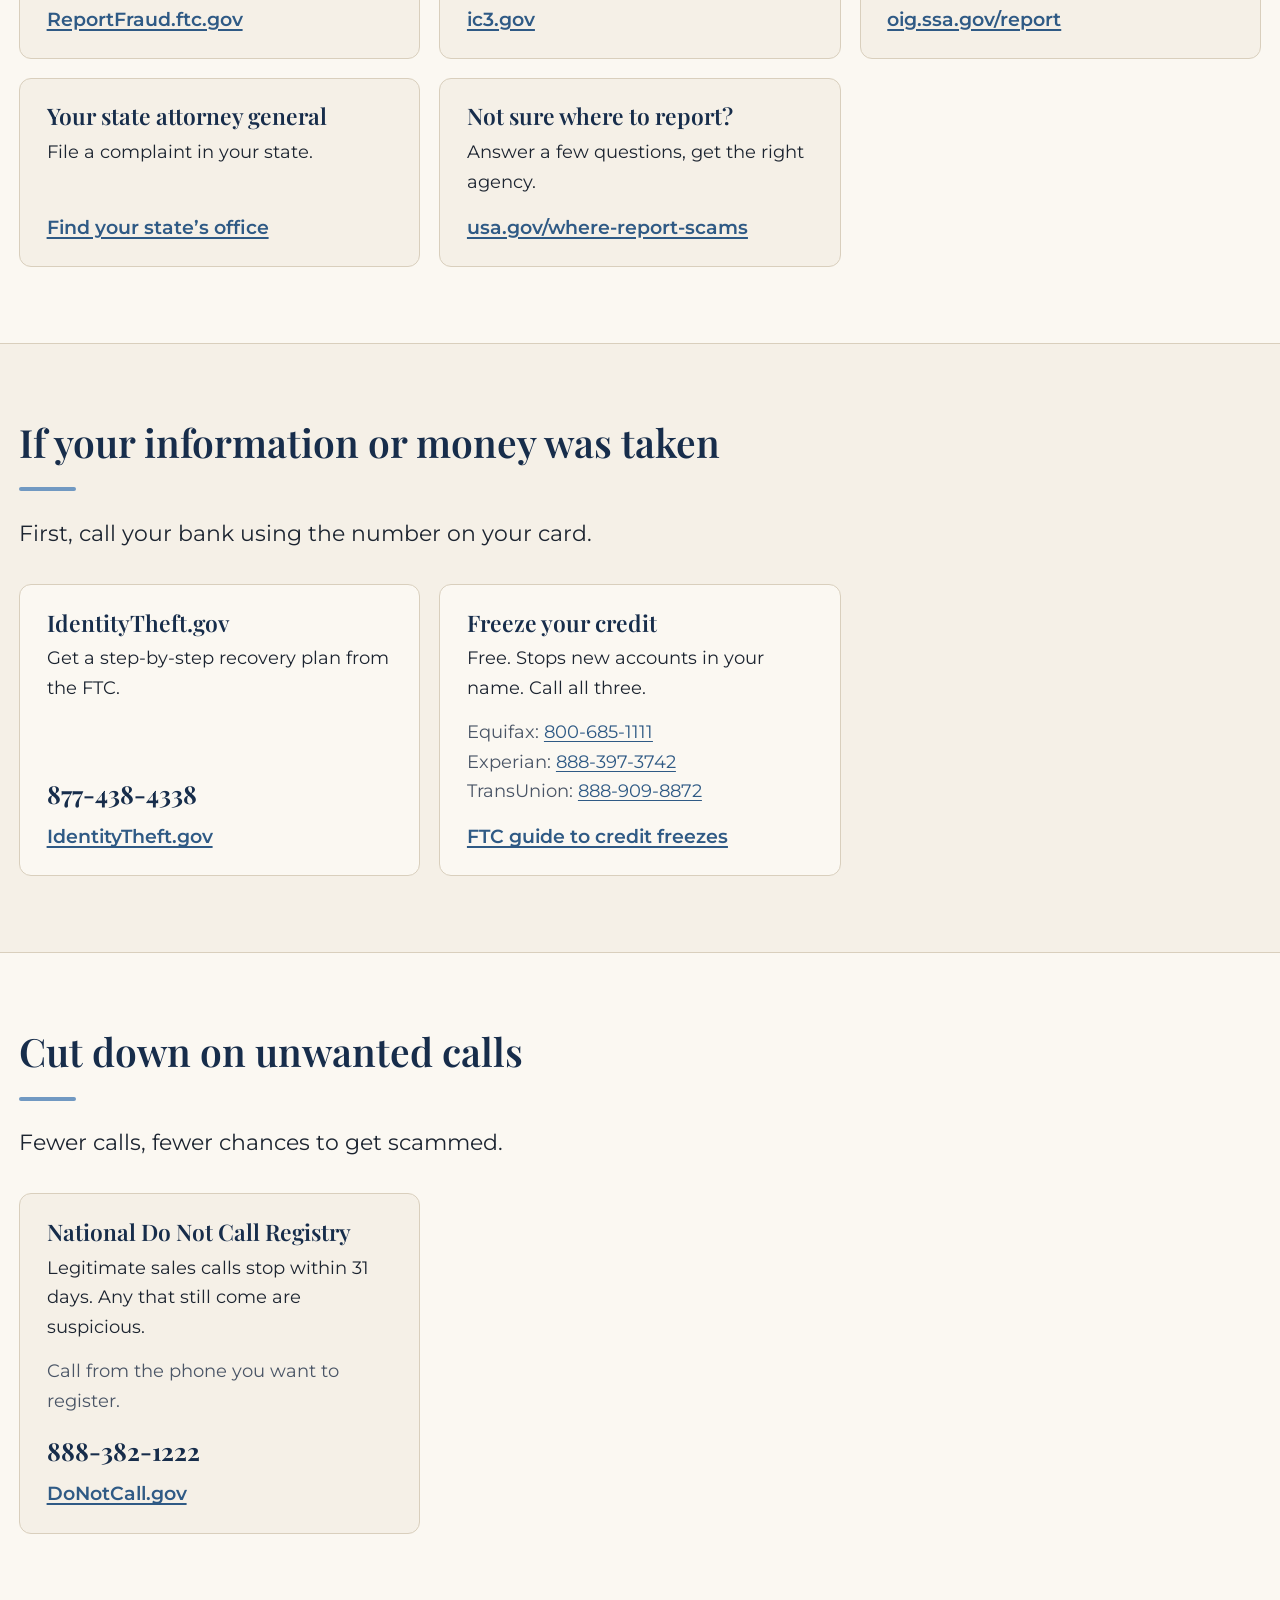
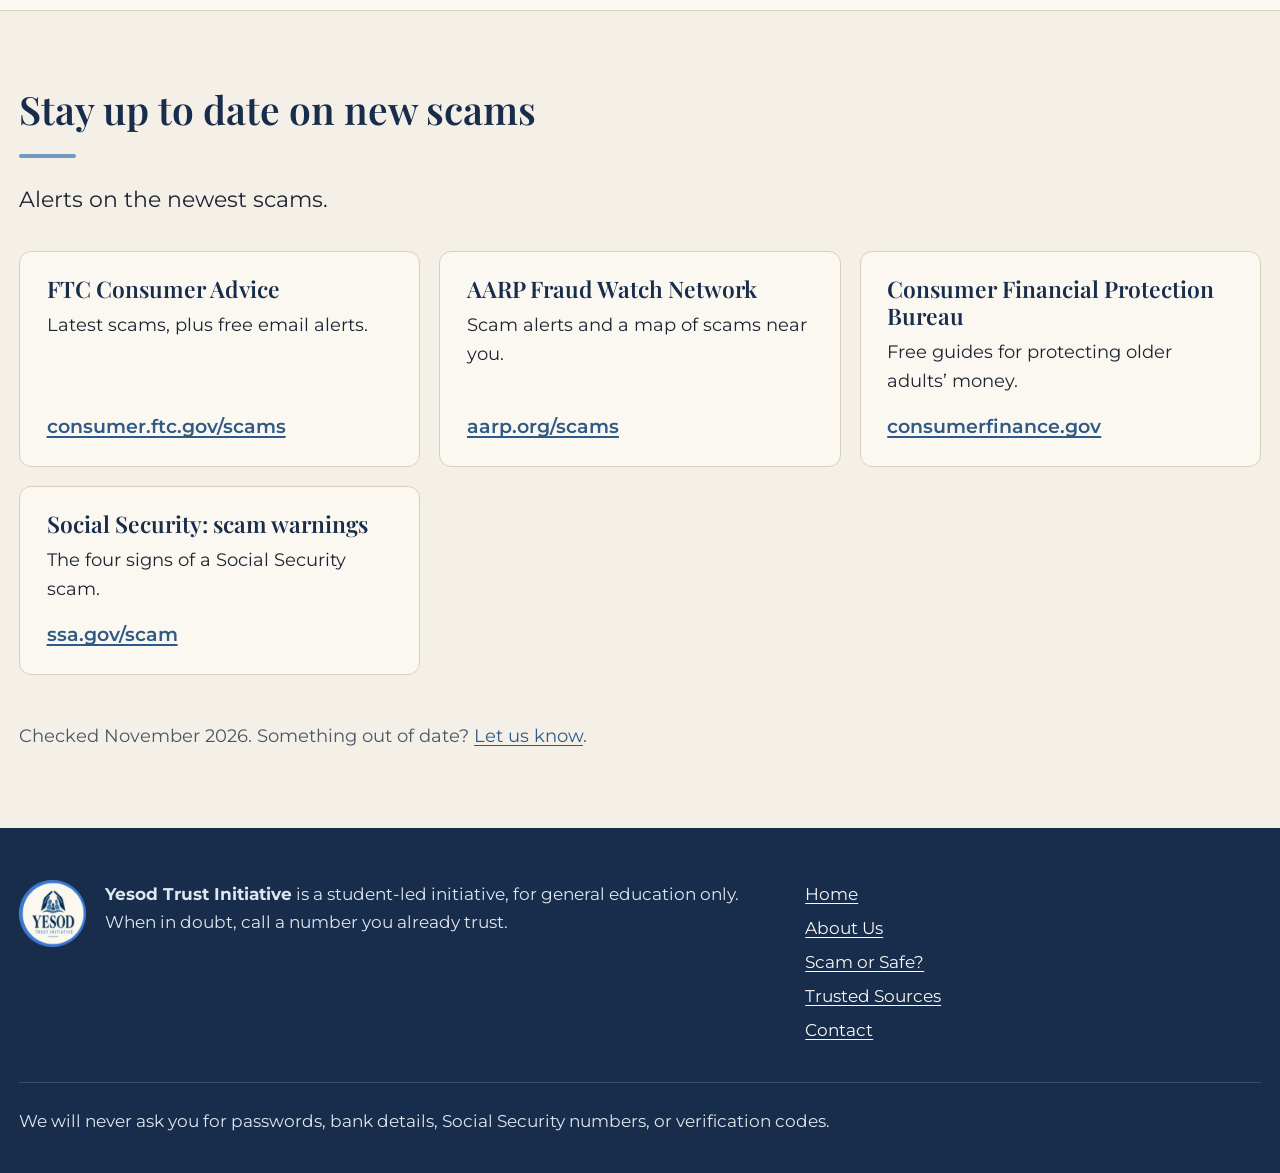
<file: resources.html>
<!DOCTYPE html>
<html lang="en">
<head>
  <meta charset="utf-8">
  <meta name="viewport" content="width=device-width, initial-scale=1">
  <title>Trusted Sources · Yesod Trust Initiative</title>
  <link rel="canonical" href="https://yesodtrust.org/resources.html">
  <meta property="og:type" content="website">
  <meta property="og:site_name" content="Yesod Trust Initiative">
  <meta property="og:title" content="Trusted Sources · Yesod Trust Initiative">
  <meta property="og:description" content="Official places to get help, report a scam, protect your identity, and learn about modern scams.">
  <meta property="og:url" content="https://yesodtrust.org/resources.html">
  <meta property="og:image" content="https://yesodtrust.org/images/logo.png">
  <meta name="description" content="Official places to get help, report a scam, protect your identity, and learn about modern scams.">
  <link rel="icon" type="image/png" href="images/favicon.png">
  <link rel="preload" href="fonts/playfair-display-latin-wght-normal.woff2" as="font" type="font/woff2" crossorigin>
  <link rel="stylesheet" href="css/styles.css">
</head>
<body>
  <a class="skip-link" href="#main">Skip to main content</a>

  <header class="site-header">
    <div class="container">
      <a class="brand" href="index.html">
        <img src="images/logo.png" alt="" width="64" height="64">
        <span class="brand-text">
          <span class="brand-name">Yesod</span>
          <span class="brand-sub">Trust Initiative</span>
        </span>
      </a>
      <nav class="site-nav" aria-label="Main">
        <ul>
          <li><a href="index.html">Home</a></li>
          <li><a href="about.html">About Us</a></li>
          <li><a href="game.html">Scam or Safe?</a></li>
          <li><a href="resources.html" aria-current="page">Trusted Sources</a></li>
          <li><a href="contact.html">Contact</a></li>
        </ul>
      </nav>
    </div>
  </header>

    <main id="main">
    <section class="page-intro">
      <div class="container">
        <h1 class="bar">Where to get real help</h1>
        <p class="lead">Official, free, and verified.</p>
        <div class="note">
          <p><strong>Heads up:</strong> scammers pretend to be these groups too. Use the numbers on this page, never ones sent to you.</p>
        </div>
      </div>
    </section>

    <section class="section" aria-labelledby="now-heading">
      <div class="container">
        <h2 id="now-heading" class="bar">Talk to a person now</h2>
        <p class="lead">Free helplines with trained people on the other end.</p>
        <ul class="source-grid">
            <li class="source-card">
              <h3>National Elder Fraud Hotline</h3>
              <p>U.S. Department of Justice, for adults 60+ and their families.</p>
              <div class="source-links">
                <a class="source-phone" href="tel:+18333728311">833-FRAUD-11 <span class="phone-alt">(833-372-8311)</span></a>
                <a class="source-web" href="https://ovc.ojp.gov/program/stop-elder-fraud/providing-help-restoring-hope" target="_blank" rel="noopener">ovc.ojp.gov <span class="visually-hidden">(opens in a new tab)</span></a>
              </div>
            </li>
            <li class="source-card">
              <h3>AARP Fraud Watch Network Helpline</h3>
              <p>Free for everyone. Not sure it’s a scam? Ask them.</p>
              <p class="source-note">Monday to Friday, 8 a.m. to 8 p.m. Eastern</p>
              <div class="source-links">
                <a class="source-phone" href="tel:+18779083360">877-908-3360</a>
                <a class="source-web" href="https://www.aarp.org/fraudhelpline" target="_blank" rel="noopener">aarp.org/fraudhelpline <span class="visually-hidden">(opens in a new tab)</span></a>
              </div>
            </li>
            <li class="source-card">
              <h3>Eldercare Locator</h3>
              <p>Finds local help for older adults and caregivers.</p>
              <div class="source-links">
                <a class="source-phone" href="tel:+18006771116">800-677-1116</a>
                <a class="source-web" href="https://eldercare.acl.gov/" target="_blank" rel="noopener">eldercare.acl.gov <span class="visually-hidden">(opens in a new tab)</span></a>
              </div>
            </li>
        </ul>
      </div>
    </section>
    <section class="section section-alt" aria-labelledby="report-heading">
      <div class="container">
        <h2 id="report-heading" class="bar">Tell the authorities</h2>
        <p class="lead">Report even if you didn’t lose money.</p>
        <ul class="source-grid">
            <li class="source-card">
              <h3>Federal Trade Commission (FTC)</h3>
              <p>Report any scam in the U.S.</p>
              <div class="source-links">
                <a class="source-web" href="https://reportfraud.ftc.gov/" target="_blank" rel="noopener">ReportFraud.ftc.gov <span class="visually-hidden">(opens in a new tab)</span></a>
              </div>
            </li>
            <li class="source-card">
              <h3>FBI Internet Crime Complaint Center (IC3)</h3>
              <p>For online, email, tech-support, and investment scams.</p>
              <div class="source-links">
                <a class="source-web" href="https://www.ic3.gov/" target="_blank" rel="noopener">ic3.gov <span class="visually-hidden">(opens in a new tab)</span></a>
              </div>
            </li>
            <li class="source-card">
              <h3>Social Security scams</h3>
              <p>Someone pretending to be Social Security.</p>
              <div class="source-links">
                <a class="source-web" href="https://oig.ssa.gov/report" target="_blank" rel="noopener">oig.ssa.gov/report <span class="visually-hidden">(opens in a new tab)</span></a>
              </div>
            </li>
            <li class="source-card">
              <h3>Your state attorney general</h3>
              <p>File a complaint in your state.</p>
              <div class="source-links">
                <a class="source-web" href="https://www.naag.org/our-work/center-for-consumer-protection/file-a-complaint/" target="_blank" rel="noopener">Find your state’s office <span class="visually-hidden">(opens in a new tab)</span></a>
              </div>
            </li>
            <li class="source-card">
              <h3>Not sure where to report?</h3>
              <p>Answer a few questions, get the right agency.</p>
              <div class="source-links">
                <a class="source-web" href="https://www.usa.gov/where-report-scams" target="_blank" rel="noopener">usa.gov/where-report-scams <span class="visually-hidden">(opens in a new tab)</span></a>
              </div>
            </li>
        </ul>
      </div>
    </section>
    <section class="section" aria-labelledby="id-heading">
      <div class="container">
        <h2 id="id-heading" class="bar">If your information or money was taken</h2>
        <p class="lead">First, call your bank using the number on your card.</p>
        <ul class="source-grid">
            <li class="source-card">
              <h3>IdentityTheft.gov</h3>
              <p>Get a step-by-step recovery plan from the FTC.</p>
              <div class="source-links">
                <a class="source-phone" href="tel:+18774384338">877-438-4338</a>
                <a class="source-web" href="https://www.identitytheft.gov/" target="_blank" rel="noopener">IdentityTheft.gov <span class="visually-hidden">(opens in a new tab)</span></a>
              </div>
            </li>
            <li class="source-card">
              <h3>Freeze your credit</h3>
              <p>Free. Stops new accounts in your name. Call all three.</p>
              <p class="source-note">Equifax: <a href="tel:+18006851111">800-685-1111</a><br>Experian: <a href="tel:+18883973742">888-397-3742</a><br>TransUnion: <a href="tel:+18889098872">888-909-8872</a></p>
              <div class="source-links">
                <a class="source-web" href="https://consumer.ftc.gov/articles/what-know-about-credit-freezes-and-fraud-alerts" target="_blank" rel="noopener">FTC guide to credit freezes <span class="visually-hidden">(opens in a new tab)</span></a>
              </div>
            </li>
        </ul>
      </div>
    </section>
    <section class="section section-alt" aria-labelledby="calls-heading">
      <div class="container">
        <h2 id="calls-heading" class="bar">Cut down on unwanted calls</h2>
        <p class="lead">Fewer calls, fewer chances to get scammed.</p>
        <ul class="source-grid">
            <li class="source-card">
              <h3>National Do Not Call Registry</h3>
              <p>Legitimate sales calls stop within 31 days. Any that still come are suspicious.</p>
              <p class="source-note">Call from the phone you want to register.</p>
              <div class="source-links">
                <a class="source-phone" href="tel:+18883821222">888-382-1222</a>
                <a class="source-web" href="https://www.donotcall.gov/" target="_blank" rel="noopener">DoNotCall.gov <span class="visually-hidden">(opens in a new tab)</span></a>
              </div>
            </li>
        </ul>
      </div>
    </section>
    <section class="section" aria-labelledby="learn-heading">
      <div class="container">
        <h2 id="learn-heading" class="bar">Stay up to date on new scams</h2>
        <p class="lead">Alerts on the newest scams.</p>
        <ul class="source-grid">
            <li class="source-card">
              <h3>FTC Consumer Advice</h3>
              <p>Latest scams, plus free email alerts.</p>
              <div class="source-links">
                <a class="source-web" href="https://consumer.ftc.gov/scams" target="_blank" rel="noopener">consumer.ftc.gov/scams <span class="visually-hidden">(opens in a new tab)</span></a>
              </div>
            </li>
            <li class="source-card">
              <h3>AARP Fraud Watch Network</h3>
              <p>Scam alerts and a map of scams near you.</p>
              <div class="source-links">
                <a class="source-web" href="https://www.aarp.org/money/scams-fraud/" target="_blank" rel="noopener">aarp.org/scams <span class="visually-hidden">(opens in a new tab)</span></a>
              </div>
            </li>
            <li class="source-card">
              <h3>Consumer Financial Protection Bureau</h3>
              <p>Free guides for protecting older adults’ money.</p>
              <div class="source-links">
                <a class="source-web" href="https://www.consumerfinance.gov/practitioner-resources/resources-for-older-adults/protecting-against-fraud/" target="_blank" rel="noopener">consumerfinance.gov <span class="visually-hidden">(opens in a new tab)</span></a>
              </div>
            </li>
            <li class="source-card">
              <h3>Social Security: scam warnings</h3>
              <p>The four signs of a Social Security scam.</p>
              <div class="source-links">
                <a class="source-web" href="https://www.ssa.gov/scam" target="_blank" rel="noopener">ssa.gov/scam <span class="visually-hidden">(opens in a new tab)</span></a>
              </div>
            </li>
        </ul>
        <p class="checked-note">Checked November 2026. Something out of date? <a href="contact.html">Let us know</a>.</p>
      </div>
    </section>
  </main>

  <footer class="site-footer">
    <div class="container">
      <div class="footer-grid">
        <div class="footer-brand">
          <img src="images/logo.png" alt="" width="64" height="64">
          <p><strong>Yesod Trust Initiative</strong> is a student-led initiative, for general education only. When in doubt, call a number you already trust.</p>
        </div>
        <nav class="footer-nav" aria-label="Footer">
          <ul>
            <li><a href="index.html">Home</a></li>
            <li><a href="about.html">About Us</a></li>
            <li><a href="game.html">Scam or Safe?</a></li>
            <li><a href="resources.html">Trusted Sources</a></li>
            <li><a href="contact.html">Contact</a></li>
          </ul>
        </nav>
      </div>
      <div class="footer-bottom">
        <p>We will never ask you for passwords, bank details, Social Security numbers, or verification codes.</p>
      </div>
    </div>
  </footer>
</body>
</html>
</file>
<file: css/styles.css>
/* ==========================================================================
   Yesod Trust Initiative: site styles
   Colors and fonts follow the project brief. Edit the tokens below to adjust.
   Design motifs echo the logo: the circle and the short blue underline.
   ========================================================================== */

@font-face {
  font-family: "Playfair Display";
  src: url("../fonts/playfair-display-latin-wght-normal.woff2") format("woff2");
  font-weight: 400 900;
  font-style: normal;
  font-display: swap;
}

@font-face {
  font-family: "Montserrat";
  src: url("../fonts/montserrat-latin-wght-normal.woff2") format("woff2");
  font-weight: 100 900;
  font-style: normal;
  font-display: swap;
}

:root {
  --navy: #172d4b;
  --navy-deep: #0f1f35;
  --ivory: #f5f0e7;
  --ivory-dark: #ebe3d4;
  --paper: #fbf8f2;
  --soft-blue: #7199c2;
  --blue-text: #2f5a85;       /* darker blue that passes contrast on ivory */
  --ink: #1c2430;
  --muted: #4a5566;
  --rule: #d9cfbd;

  --ok: #1f6b3a;
  --ok-bg: #e7f2ea;
  --warn: #9a2b1f;
  --warn-bg: #fbeae6;

  --serif: "Playfair Display", Georgia, "Times New Roman", serif;
  --sans: "Montserrat", "Segoe UI", Arial, sans-serif;

  --measure: 40rem;
  --wide: 70rem;
  --radius: 12px;
  --shadow: 0 1px 2px rgba(23, 45, 75, 0.06), 0 8px 24px -12px rgba(23, 45, 75, 0.18);
}

*,
*::before,
*::after {
  box-sizing: border-box;
}

html {
  font-size: 118.75%; /* 19px base for comfortable reading */
  -webkit-text-size-adjust: 100%;
}

body {
  margin: 0;
  background: var(--ivory);
  color: var(--ink);
  font-family: var(--sans);
  line-height: 1.65;
  display: flex;
  flex-direction: column;
  min-height: 100vh;
}

main {
  flex: 1;
}

img {
  max-width: 100%;
  height: auto;
}

h1,
h2,
h3 {
  font-family: var(--serif);
  color: var(--navy);
  line-height: 1.18;
  font-weight: 600;
  margin: 0 0 0.6em;
}

h1 {
  font-size: clamp(2.1rem, 5.2vw, 3.2rem);
  letter-spacing: -0.01em;
}

h2 {
  font-size: clamp(1.55rem, 3.4vw, 2.05rem);
  margin-top: 1.8em;
}

h3 {
  font-size: 1.25rem;
  margin-top: 1.4em;
}

p,
ul,
ol {
  margin: 0 0 1.1em;
}

li + li {
  margin-top: 0.45em;
}

a {
  color: var(--blue-text);
  text-decoration-thickness: 0.08em;
  text-underline-offset: 0.18em;
}

a:hover {
  color: var(--navy);
}

:focus-visible {
  outline: 3px solid var(--navy);
  outline-offset: 3px;
  border-radius: 4px;
}

.skip-link {
  position: absolute;
  left: 1rem;
  top: -4rem;
  background: var(--navy);
  color: #fff;
  padding: 0.6rem 1rem;
  border-radius: var(--radius);
  z-index: 10;
}

.skip-link:focus {
  top: 1rem;
  color: #fff;
}

.container {
  width: 100%;
  max-width: var(--wide);
  margin: 0 auto;
  padding: 0 1rem;
}

.prose {
  max-width: var(--measure);
}

.visually-hidden {
  position: absolute !important;
  width: 1px;
  height: 1px;
  padding: 0;
  margin: -1px;
  overflow: hidden;
  clip: rect(0, 0, 0, 0);
  white-space: nowrap;
  border: 0;
}

/* The short blue bar under headings, taken from the logo */
.bar::after {
  content: "";
  display: block;
  width: 3rem;
  height: 4px;
  border-radius: 2px;
  background: var(--soft-blue);
  margin-top: 0.55em;
}

/* ---------- Header ---------- */

.site-header {
  background: var(--paper);
  border-bottom: 1px solid var(--rule);
}

.site-header .container {
  display: flex;
  flex-wrap: wrap;
  align-items: center;
  justify-content: space-between;
  gap: 0.75rem 2rem;
  padding-top: 0.8rem;
  padding-bottom: 0.8rem;
}

.brand {
  display: inline-flex;
  align-items: center;
  gap: 0.75rem;
  text-decoration: none;
  color: var(--navy);
}

.brand img {
  width: 3.2rem;
  height: 3.2rem;
  flex: none;
}

.brand-text {
  display: flex;
  flex-direction: column;
  line-height: 1.05;
}

.brand-name {
  font-family: var(--serif);
  font-size: 1.55rem;
  font-weight: 700;
  letter-spacing: 0.04em;
  text-transform: uppercase;
}

.brand-sub {
  font-size: 0.68rem;
  font-weight: 600;
  letter-spacing: 0.2em;
  text-transform: uppercase;
  color: var(--blue-text);
  margin-top: 0.2rem;
}

.site-nav ul {
  list-style: none;
  margin: 0;
  padding: 0;
  display: flex;
  flex-wrap: wrap;
  gap: 0.2rem 0.35rem;
}

.site-nav li + li {
  margin-top: 0;
}

.site-nav a {
  display: inline-block;
  color: var(--navy);
  text-decoration: none;
  font-weight: 600;
  font-size: 0.95rem;
  padding: 0.5rem 0.75rem;
  border-radius: 999px;
}

.site-nav a:hover {
  background: var(--ivory-dark);
  color: var(--navy);
}

.site-nav a[aria-current="page"] {
  background: var(--navy);
  color: var(--paper);
}

/* ---------- Page openings ---------- */

.hero {
  padding: 4rem 0 3.5rem;
  border-bottom: 1px solid var(--rule);
  overflow: hidden;
}

.hero-grid {
  display: grid;
  grid-template-columns: minmax(0, 1.15fr) minmax(0, 1fr);
  gap: 2rem 4rem;
  align-items: end;
}

.hero h1 {
  font-size: clamp(2.3rem, 5.6vw, 3.9rem);
  margin-bottom: 0;
}

.hero-body .lead {
  margin-bottom: 0;
}

.mission {
  max-width: 44rem;
  margin-top: 1.75rem;
}

.mission p {
  font-family: var(--serif);
  font-size: clamp(1.3rem, 2.6vw, 1.6rem);
  line-height: 1.5;
  color: var(--navy);
  margin-bottom: 0.8em;
}

.mission p:last-child {
  margin-bottom: 0;
}

.page-intro {
  padding: 3.25rem 0 2.75rem;
  border-bottom: 1px solid var(--rule);
  background: var(--paper);
}

.eyebrow {
  font-size: 0.78rem;
  font-weight: 700;
  letter-spacing: 0.16em;
  text-transform: uppercase;
  color: var(--blue-text);
  margin-bottom: 0.9rem;
}

.lead {
  font-size: 1.15rem;
  color: var(--ink);
  max-width: var(--measure);
}

/* ---------- Sections ---------- */

.section {
  padding: 4rem 0;
}

.section-alt {
  background: var(--paper);
  border-top: 1px solid var(--rule);
  border-bottom: 1px solid var(--rule);
}

.section h2:first-child,
.section .eyebrow + h2 {
  margin-top: 0;
}

.split {
  display: grid;
  grid-template-columns: minmax(0, 1fr) minmax(0, 1.5fr);
  gap: 3rem;
  align-items: start;
}

.split-aside {
  position: sticky;
  top: 1.5rem;
}

/* ---------- Buttons ---------- */

.btn {
  display: inline-flex;
  align-items: center;
  justify-content: center;
  gap: 0.5rem;
  font: inherit;
  font-weight: 600;
  font-size: 1rem;
  line-height: 1.3;
  text-align: center;
  text-decoration: none;
  cursor: pointer;
  padding: 0.85rem 1.5rem;
  min-height: 3rem;
  border-radius: 999px;
  border: 2px solid var(--navy);
  background: var(--navy);
  color: var(--paper);
}

.btn:hover {
  background: var(--navy-deep);
  border-color: var(--navy-deep);
  color: var(--paper);
}

.btn-secondary {
  background: transparent;
  color: var(--navy);
}

.btn-secondary:hover {
  background: var(--ivory-dark);
  border-color: var(--navy);
  color: var(--navy);
}

.btn .arrow {
  transition: transform 0.15s ease;
}

.btn:hover .arrow {
  transform: translateX(3px);
}

.btn-row {
  display: flex;
  flex-wrap: wrap;
  gap: 0.75rem;
  margin-top: 1.75rem;
}

/* ---------- Cards and lists ---------- */

.grid {
  display: grid;
  grid-template-columns: repeat(auto-fit, minmax(16rem, 1fr));
  gap: 1.25rem;
  margin-top: 2rem;
}

.card {
  background: var(--paper);
  border: 1px solid var(--rule);
  border-radius: var(--radius);
  padding: 1.6rem 1.5rem 0.8rem;
}

.section-alt .card {
  background: var(--ivory);
}

.card h3 {
  margin-top: 0.9rem;
}

.card-num {
  font-family: var(--serif);
  font-size: 0.95rem;
  font-weight: 600;
  color: var(--blue-text);
  display: inline-grid;
  place-items: center;
  width: 2.4rem;
  height: 2.4rem;
  border-radius: 50%;
  border: 2px solid var(--soft-blue);
}

.habits {
  list-style: none;
  padding: 0;
  margin: 0;
  counter-reset: habit;
}

.habits li {
  counter-increment: habit;
  position: relative;
  padding: 0 0 1.4rem 3.6rem;
  margin: 0 0 1.4rem;
  border-bottom: 1px solid var(--rule);
}

.habits li:last-child {
  border-bottom: 0;
  margin-bottom: 0;
  padding-bottom: 0;
}

.habits li::before {
  content: counter(habit);
  position: absolute;
  left: 0;
  top: 0;
  width: 2.4rem;
  height: 2.4rem;
  border-radius: 50%;
  background: var(--navy);
  color: var(--paper);
  font-family: var(--serif);
  font-weight: 600;
  display: grid;
  place-items: center;
}

.habits strong {
  display: block;
  font-family: var(--serif);
  font-size: 1.15rem;
  color: var(--navy);
  margin-bottom: 0.15rem;
}

.note {
  background: var(--paper);
  border: 1px solid var(--rule);
  border-left: 5px solid var(--soft-blue);
  border-radius: 0 var(--radius) var(--radius) 0;
  padding: 1rem 1.25rem;
  max-width: var(--measure);
  margin: 1.5rem 0;
}

.note p:last-child {
  margin-bottom: 0;
}

.help-panel {
  background: var(--navy);
  color: #e6ecf3;
  border-radius: var(--radius);
  padding: 2.25rem 2rem 1.25rem;
  display: grid;
  grid-template-columns: minmax(0, 1fr) minmax(0, 1.5fr);
  gap: 1rem 3rem;
}

.help-panel h2 {
  color: var(--paper);
  margin-top: 0;
}

.help-panel .bar::after {
  background: var(--soft-blue);
}

.help-panel a {
  color: #fff;
}

.help-panel :focus-visible {
  outline-color: var(--paper);
}

/* ---------- About ---------- */

.principles {
  list-style: none;
  padding: 0;
  display: grid;
  grid-template-columns: repeat(auto-fit, minmax(15rem, 1fr));
  gap: 1rem;
  margin: 1.5rem 0 0;
}

.principles li {
  margin: 0;
  background: var(--paper);
  border: 1px solid var(--rule);
  border-radius: var(--radius);
  padding: 1.2rem 1.3rem;
}

.principles strong {
  display: block;
  font-family: var(--serif);
  font-size: 1.15rem;
  color: var(--navy);
  margin-bottom: 0.3rem;
}

.team {
  list-style: none;
  padding: 0;
  margin: 2rem 0 0;
  display: flex;
  flex-wrap: wrap;
  gap: 2.5rem 4rem;
}

.team-member {
  margin: 0;
  text-align: center;
  width: 13rem;
}

.team-photo {
  display: block;
  width: 11rem;
  height: 11rem;
  margin: 0 auto 1rem;
  border-radius: 50%;
  object-fit: cover;
  border: 4px solid var(--paper);
  outline: 2px solid var(--soft-blue);
  box-shadow: var(--shadow);
}

.team-photo-empty {
  background: var(--ivory-dark);
}

.team-member h3 {
  margin: 0;
  font-size: 1.3rem;
  color: var(--navy);
}

.team-role {
  margin: 0.2rem 0 0;
  font-size: 0.78rem;
  font-weight: 700;
  letter-spacing: 0.16em;
  text-transform: uppercase;
  color: var(--blue-text);
}

.join-panel {
  background: var(--navy);
  color: #e6ecf3;
  border-radius: var(--radius);
  padding: 2.5rem 2.25rem;
  display: grid;
  grid-template-columns: minmax(0, 1.3fr) minmax(0, 1fr);
  gap: 2rem 3rem;
  align-items: center;
}

.join-panel .eyebrow {
  color: var(--soft-blue);
}

.join-panel h2 {
  color: var(--paper);
  margin-top: 0;
}

.join-panel .bar::after {
  background: var(--soft-blue);
}

.join-lead {
  font-family: var(--serif);
  font-size: 1.35rem;
  color: var(--paper);
}

.join-panel :focus-visible {
  outline-color: var(--paper);
}

.join-panel-solo {
  grid-template-columns: minmax(0, 1fr) auto;
  background: var(--paper);
  color: var(--ink);
  border: 1px solid var(--rule);
  border-left: 6px solid var(--navy);
}

.join-panel-solo .eyebrow { color: var(--blue-text); }
.join-panel-solo h2 { color: var(--navy); }
.join-panel-solo .bar::after { background: var(--soft-blue); }
.join-panel-solo :focus-visible { outline-color: var(--navy); }

.join-panel-solo .btn-row {
  margin: 0;
}

.btn-light {
  background: var(--paper);
  border-color: var(--paper);
  color: var(--navy);
}

.btn-light:hover {
  background: var(--ivory-dark);
  border-color: var(--ivory-dark);
  color: var(--navy);
}

.join-roles {
  list-style: none;
  padding: 0;
  margin: 0;
  display: grid;
  gap: 0.85rem;
}

.join-roles li {
  margin: 0;
  background: rgba(255, 255, 255, 0.06);
  border: 1px solid rgba(255, 255, 255, 0.16);
  border-radius: var(--radius);
  padding: 1rem 1.2rem;
  font-size: 0.95rem;
}

.join-roles strong {
  display: block;
  font-family: var(--serif);
  font-size: 1.1rem;
  color: var(--paper);
  margin-bottom: 0.2rem;
}

@media (max-width: 52rem) {
  .join-panel { grid-template-columns: 1fr; }
}

@media (max-width: 30rem) {
  .team { justify-content: center; }
  .join-panel { padding: 1.75rem 1.25rem; }
}

/* ---------- Trusted sources ---------- */

.source-grid {
  list-style: none;
  padding: 0;
  margin: 1.75rem 0 0;
  display: grid;
  grid-template-columns: repeat(auto-fill, minmax(19rem, 1fr));
  gap: 1rem;
}

.source-card {
  margin: 0;
  background: var(--paper);
  border: 1px solid var(--rule);
  border-radius: var(--radius);
  padding: 1.3rem 1.4rem 1.2rem;
  display: flex;
  flex-direction: column;
}

.section-alt .source-card {
  background: var(--ivory);
}

.source-card h3 {
  margin: 0 0 0.4rem;
  font-size: 1.2rem;
  color: var(--navy);
}

.source-card p {
  margin: 0 0 0.75rem;
  font-size: 0.95rem;
}

.source-note {
  color: var(--muted);
}

.source-links {
  margin-top: auto;
  display: flex;
  flex-direction: column;
  gap: 0.35rem;
}

.source-phone {
  font-family: var(--serif);
  font-size: 1.3rem;
  font-weight: 700;
  color: var(--navy);
  text-decoration: none;
}

.source-phone .phone-alt {
  display: inline-block;
  white-space: nowrap;
}

.source-phone:hover {
  text-decoration: underline;
}

.source-web {
  font-weight: 600;
  color: var(--blue-text);
  overflow-wrap: anywhere;
}

.checked-note {
  color: var(--muted);
  font-size: 0.95rem;
  margin: 2.5rem 0 0;
}

/* ---------- Contact ---------- */

.contact-list {
  list-style: none;
  padding: 0;
  margin: 0 0 2rem;
  display: grid;
  grid-template-columns: repeat(auto-fit, minmax(16rem, 1fr));
  gap: 1rem;
}

.contact-list li {
  margin: 0;
}

.contact-card {
  display: flex;
  align-items: center;
  gap: 1rem;
  background: var(--paper);
  border: 1px solid var(--rule);
  border-radius: var(--radius);
  padding: 1.2rem 1.3rem;
  text-decoration: none;
  color: var(--ink);
  box-shadow: var(--shadow);
  height: 100%;
}

.contact-card:hover {
  border-color: var(--soft-blue);
  color: var(--ink);
}

.contact-icon {
  flex: none;
  width: 3rem;
  height: 3rem;
  border-radius: 50%;
  background: var(--navy);
  color: var(--paper);
  display: grid;
  place-items: center;
}

.contact-icon svg {
  width: 1.35rem;
  height: 1.35rem;
}

.contact-label {
  display: block;
  font-size: 0.78rem;
  font-weight: 700;
  letter-spacing: 0.14em;
  text-transform: uppercase;
  color: var(--muted);
}

.contact-value {
  display: block;
  font-size: 1.1rem;
  font-weight: 600;
  color: var(--blue-text);
  overflow-wrap: anywhere;
}

/* ---------- Footer ---------- */

.site-footer {
  background: var(--navy);
  color: #dfe6ef;
  padding: 2.75rem 0 2rem;
  font-size: 0.9rem;
}

.footer-grid {
  display: grid;
  grid-template-columns: minmax(0, 1.6fr) minmax(0, 1fr);
  gap: 2rem 3rem;
}

.footer-brand {
  display: flex;
  gap: 1rem;
  align-items: flex-start;
}

.footer-brand img {
  width: 3.5rem;
  height: 3.5rem;
  flex: none;
}

.footer-brand p {
  max-width: var(--measure);
}

.footer-nav h2 {
  font-family: var(--sans);
  font-size: 0.78rem;
  font-weight: 700;
  letter-spacing: 0.16em;
  text-transform: uppercase;
  color: #b9c8da;
  margin: 0 0 0.7rem;
}

.footer-nav ul {
  list-style: none;
  padding: 0;
  margin: 0;
}

.footer-nav li + li {
  margin-top: 0.3rem;
}

.site-footer a {
  color: var(--paper);
}

.footer-bottom {
  border-top: 1px solid rgba(255, 255, 255, 0.15);
  margin-top: 2rem;
  padding-top: 1.25rem;
}

.footer-bottom p {
  margin: 0;
}

.site-footer :focus-visible {
  outline-color: var(--paper);
}

/* ==========================================================================
   Scam or Safe? game
   ========================================================================== */

.game {
  max-width: 46rem;
  margin: 0 auto;
}

.sim-label {
  display: inline-flex;
  align-items: center;
  gap: 0.4rem;
  font-size: 0.75rem;
  font-weight: 700;
  letter-spacing: 0.1em;
  text-transform: uppercase;
  background: var(--ivory-dark);
  color: var(--navy);
  border-radius: 999px;
  padding: 0.25rem 0.8rem;
}

.start-card,
.scenario,
.results {
  background: var(--paper);
  border: 1px solid var(--rule);
  border-radius: var(--radius);
  padding: 1.75rem;
  box-shadow: var(--shadow);
}

.start-card h2 {
  margin-top: 0.9rem;
}

.progress-wrap {
  margin: 0 0 1.25rem;
}

.progress-text {
  display: flex;
  justify-content: space-between;
  flex-wrap: wrap;
  gap: 0.5rem;
  font-weight: 600;
  color: var(--navy);
  margin-bottom: 0.5rem;
}

.progress-steps {
  display: grid;
  grid-auto-flow: column;
  grid-auto-columns: 1fr;
  gap: 4px;
}

.progress-steps span {
  height: 0.5rem;
  border-radius: 999px;
  background: var(--ivory-dark);
  border: 1px solid var(--rule);
}

.progress-steps span.done {
  background: var(--navy);
  border-color: var(--navy);
}

.progress-steps span.current {
  background: var(--soft-blue);
  border-color: var(--soft-blue);
}

.scenario h2 {
  margin: 0.9rem 0 0.4rem;
  font-size: 1.6rem;
}

.channel {
  display: inline-flex;
  align-items: center;
  gap: 0.45rem;
  font-weight: 600;
  color: var(--blue-text);
  font-size: 0.95rem;
  margin-bottom: 0.6rem;
}

.channel svg {
  width: 1.15rem;
  height: 1.15rem;
}

.setup {
  color: var(--muted);
}

/* Message presentation varies by how it arrived */
.message {
  margin: 1.25rem 0;
}

.message-from {
  font-size: 0.88rem;
  color: var(--muted);
  margin: 0 0 0.5rem;
  overflow-wrap: anywhere;
}

.message-body {
  white-space: pre-line;
  overflow-wrap: anywhere;
  margin: 0;
}

/* Text and social messages: a chat bubble */
.message[data-kind="chat"] .message-body {
  background: #e4ebf3;
  border-radius: 18px 18px 18px 4px;
  padding: 0.9rem 1.1rem;
  max-width: 34rem;
}

/* Email: a letter with a header line */
.message[data-kind="email"] {
  background: #fff;
  border: 1px solid var(--rule);
  border-radius: 8px;
}

.message[data-kind="email"] .message-from {
  border-bottom: 1px solid var(--rule);
  padding: 0.7rem 1.1rem;
  margin: 0;
}

.message[data-kind="email"] .message-body {
  padding: 1rem 1.1rem;
}

/* Calls, voicemail, video: a spoken transcript */
.message[data-kind="voice"] {
  border-left: 4px solid var(--soft-blue);
  padding: 0.25rem 0 0.25rem 1.2rem;
}

.message[data-kind="voice"] .message-body {
  font-family: var(--serif);
  font-size: 1.15rem;
  font-style: italic;
  color: var(--navy);
  line-height: 1.55;
}

/* Pop-up: a stark system window */
.message[data-kind="popup"] {
  border: 2px solid var(--ink);
  border-radius: 6px;
  overflow: hidden;
}

.message[data-kind="popup"]::before {
  content: "";
  display: block;
  height: 1.4rem;
  background: var(--ink);
}

.message[data-kind="popup"] .message-body {
  padding: 1rem 1.1rem;
  font-weight: 700;
  background: #fff;
}

.question {
  font-family: var(--serif);
  font-size: 1.2rem;
  font-weight: 600;
  color: var(--navy);
  margin: 1.5rem 0 0.8rem;
}

.choices {
  display: grid;
  grid-template-columns: 1fr 1fr;
  gap: 0.75rem;
}

.choice {
  font-size: 1.1rem;
  padding: 1rem;
  border-radius: var(--radius);
}

.choice[aria-pressed="true"] {
  box-shadow: 0 0 0 3px var(--paper), 0 0 0 6px var(--soft-blue);
}

.choice:disabled {
  cursor: default;
  opacity: 1;
}

.choice:disabled:not([aria-pressed="true"]) {
  background: transparent;
  color: var(--muted);
  border-color: var(--rule);
}

.feedback {
  margin-top: 1.5rem;
  border-radius: var(--radius);
  padding: 1.3rem 1.4rem;
  border: 2px solid;
}

.feedback[hidden] {
  display: none;
}

.feedback.is-correct {
  background: var(--ok-bg);
  border-color: var(--ok);
}

.feedback.is-incorrect {
  background: var(--warn-bg);
  border-color: var(--warn);
}

.feedback-title {
  font-family: var(--sans);
  font-size: 1.2rem;
  font-weight: 700;
  margin: 0 0 0.5rem;
  display: flex;
  align-items: center;
  gap: 0.55rem;
}

.feedback.is-correct .feedback-title { color: var(--ok); }
.feedback.is-incorrect .feedback-title { color: var(--warn); }

.feedback-icon {
  display: inline-grid;
  place-items: center;
  width: 1.9rem;
  height: 1.9rem;
  border-radius: 50%;
  color: #fff;
  font-size: 1rem;
  flex: none;
}

.feedback.is-correct .feedback-icon { background: var(--ok); }
.feedback.is-incorrect .feedback-icon { background: var(--warn); }

.verdict {
  font-weight: 700;
}

.feedback h3 {
  font-family: var(--sans);
  font-size: 1rem;
  font-weight: 700;
  color: var(--ink);
  margin: 1rem 0 0.4rem;
}

.tip {
  background: var(--paper);
  border-radius: 8px;
  padding: 0.85rem 1rem;
  margin: 1rem 0 0;
}

.next-row {
  margin-top: 1.25rem;
}

.results {
  text-align: center;
}

.results ul {
  text-align: left;
  max-width: 30rem;
  margin: 0 auto 1rem;
}

.results .btn-row {
  justify-content: center;
}

.score-ring {
  width: 10rem;
  height: 10rem;
  margin: 0.5rem auto 1.25rem;
  border-radius: 50%;
  border: 6px solid var(--soft-blue);
  box-shadow: inset 0 0 0 6px var(--paper), inset 0 0 0 7px var(--rule);
  display: grid;
  place-content: center;
  text-align: center;
}

.score-num {
  font-family: var(--serif);
  font-size: 2.6rem;
  font-weight: 600;
  color: var(--navy);
  line-height: 1;
}

.score-of {
  font-size: 0.85rem;
  color: var(--muted);
  margin-top: 0.3rem;
}

/* ---------- Responsive ---------- */

@media (max-width: 52rem) {
  .hero-grid,
  .split,
  .help-panel,
  .footer-grid {
    grid-template-columns: 1fr;
  }
  .split-aside { position: static; }
}

@media (max-width: 30rem) {
  html { font-size: 112.5%; }
  .choices { grid-template-columns: 1fr; }
  .section { padding: 2.75rem 0; }
  .hero { padding: 2.5rem 0; }
  .page-intro { padding: 2.25rem 0 2rem; }
  .start-card, .scenario, .results { padding: 1.25rem; }
  .help-panel { padding: 1.75rem 1.25rem 0.75rem; }
  .brand img { width: 2.8rem; height: 2.8rem; }
  .brand-name { font-size: 1.35rem; }
  .site-nav { width: 100%; }
  .site-nav a { padding: 0.45rem 0.65rem; font-size: 0.9rem; }
}

@media (prefers-reduced-motion: reduce) {
  * { transition: none !important; scroll-behavior: auto !important; }
}

@media print {
  .site-header, .site-footer, .skip-link, .btn-row { display: none; }
  body { background: #fff; }
}
</file>
